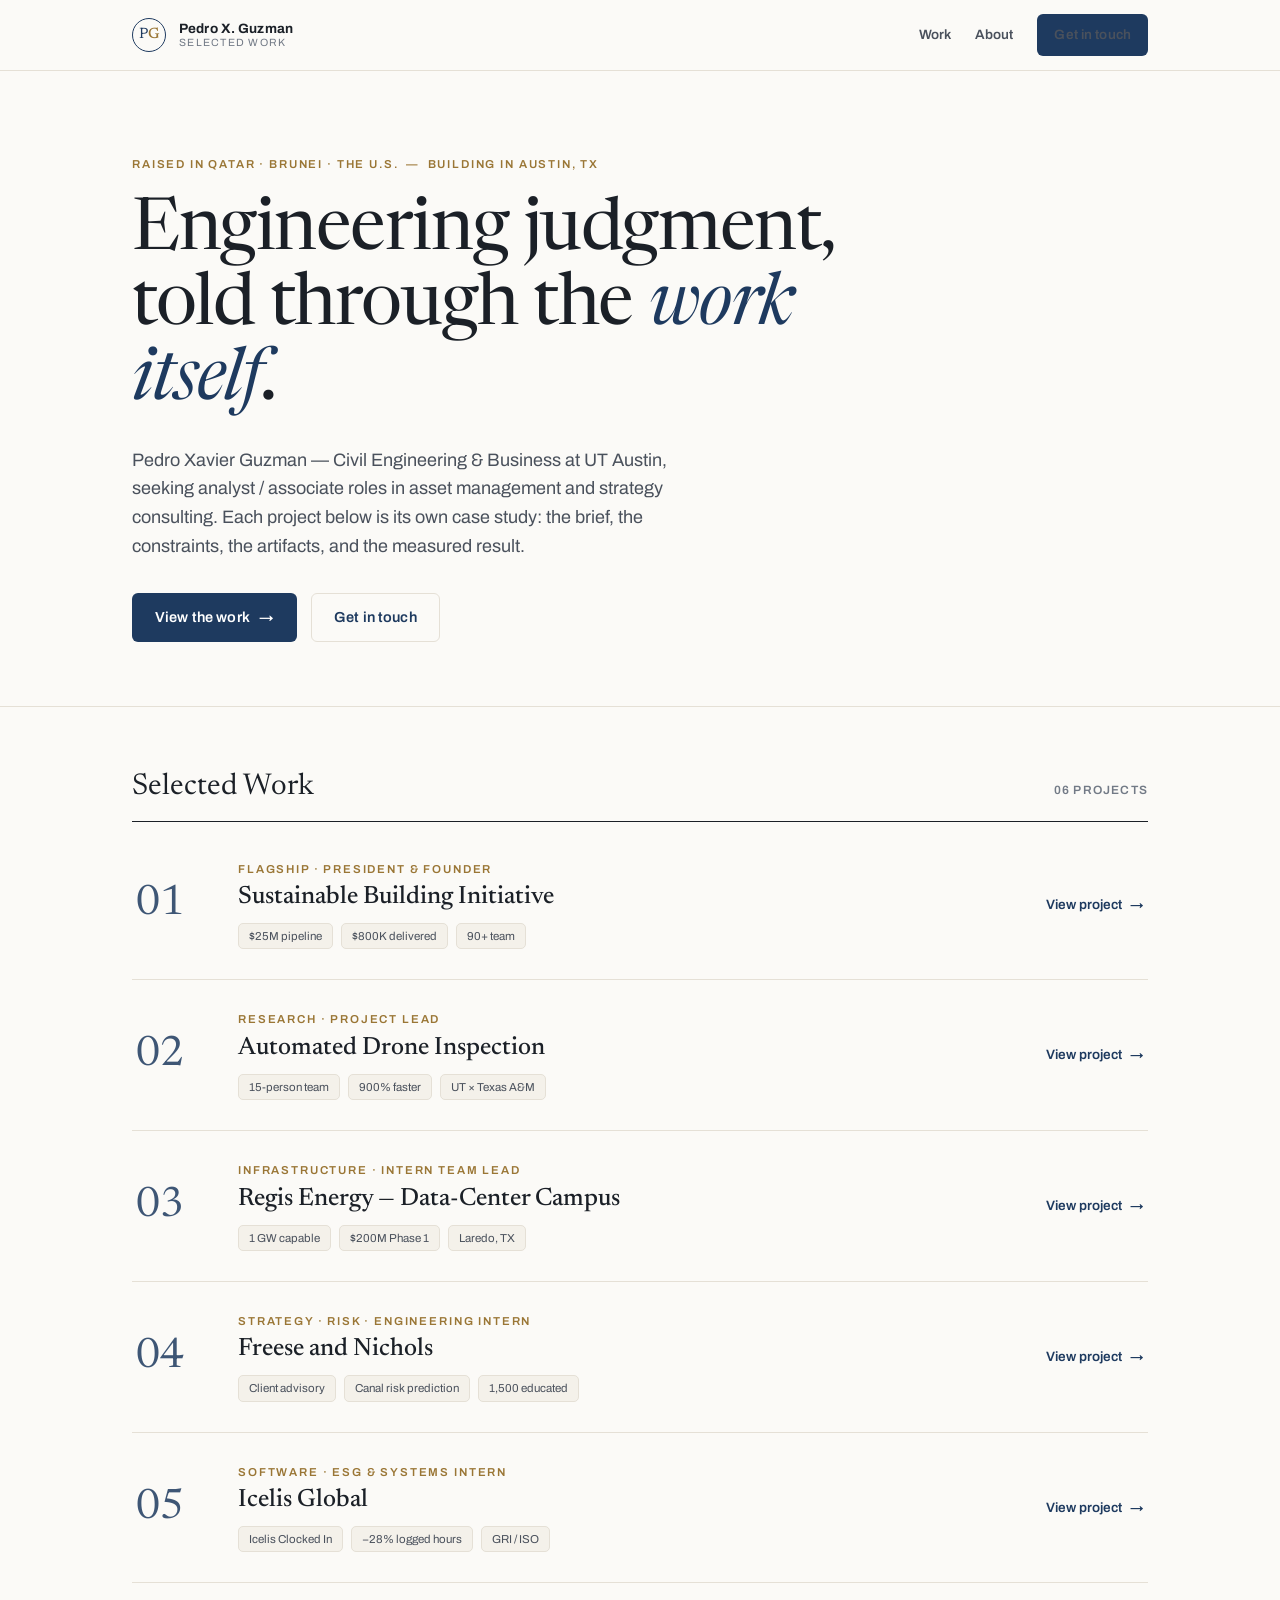
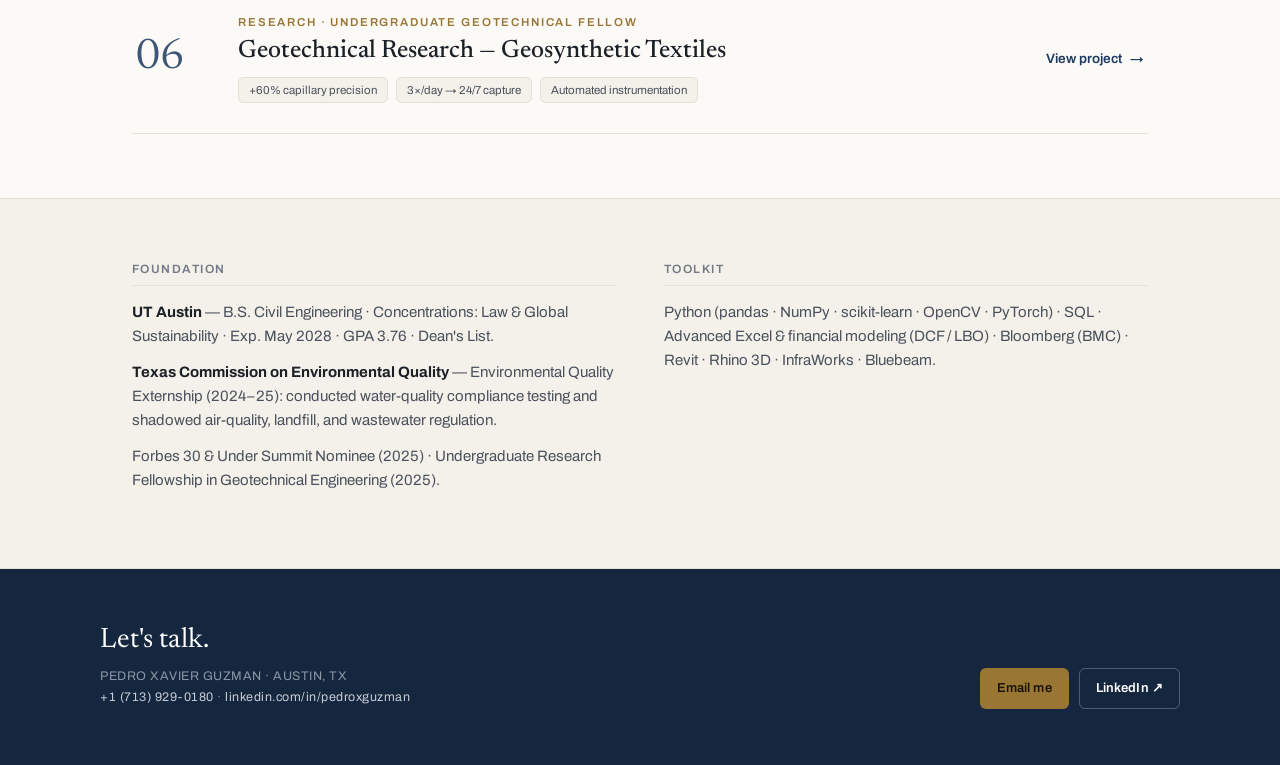
<file: index.html>
<!DOCTYPE html>
<html lang="en">
<head>
<meta charset="utf-8">
<meta name="viewport" content="width=device-width, initial-scale=1">
<title>Pedro Xavier Guzman — Civil Engineering &amp; Business</title>
<meta name="description" content="Pedro Xavier Guzman — Civil Engineering &amp; Business at UT Austin. Selected work across sustainable construction, infrastructure, risk, and research.">
<link rel="preconnect" href="https://fonts.googleapis.com">
<link rel="preconnect" href="https://fonts.gstatic.com" crossorigin>
<link href="https://fonts.googleapis.com/css2?family=Archivo:wght@400;500;600;700&family=Newsreader:ital,wght@0,400;0,500;1,400;1,500&display=swap" rel="stylesheet">
<link rel="stylesheet" href="styles.css">
</head>
<body>

<!-- ===== Header ===== -->
<header class="site-header">
  <div class="wrap site-header__inner">
    <a class="brand" href="index.html">
      <span class="brand__mark">P<b>G</b></span>
      <span class="brand__name">
        <strong>Pedro X. Guzman</strong>
        <span>Selected Work</span>
      </span>
    </a>
    <nav class="nav">
      <a class="nav-hide" href="#work">Work</a>
      <a class="nav-hide" href="#about">About</a>
      <a class="btn btn--primary btn--sm" href="#contact">Get in touch</a>
    </nav>
  </div>
</header>

<!-- ===== Hero ===== -->
<section class="hero">
  <div class="wrap">
    <div class="eyebrow">Raised in Qatar · Brunei · the U.S.&nbsp;&nbsp;—&nbsp;&nbsp;Building in Austin, TX</div>
    <h1>Engineering judgment, told through the <em>work itself</em>.</h1>
    <p class="lede">Pedro Xavier Guzman — Civil Engineering &amp; Business at UT Austin, seeking analyst / associate roles in asset management and strategy consulting. Each project below is its own case study: the brief, the constraints, the artifacts, and the measured result.</p>
    <div class="hero__cta">
      <a class="btn btn--primary" href="#work">View the work <span class="arrow">→</span></a>
      <a class="btn btn--ghost" href="#contact">Get in touch</a>
    </div>
  </div>
</section>

<!-- ===== Work / project list ===== -->
<section class="section" id="work">
  <div class="wrap">
    <div class="section-head">
      <h2>Selected Work</h2>
      <span class="count">06 Projects</span>
    </div>

    <div class="project-list">

      <a class="project-card reveal" href="sbi.html">
        <div class="project-card__num">01</div>
        <div>
          <div class="eyebrow project-card__role">Flagship · President &amp; Founder</div>
          <h3>Sustainable Building Initiative</h3>
          <div class="tags">
            <span class="tag">$25M pipeline</span>
            <span class="tag">$800K delivered</span>
            <span class="tag">90+ team</span>
          </div>
        </div>
        <span class="view">View project <span class="arrow">→</span></span>
      </a>

      <a class="project-card reveal" href="drone.html">
        <div class="project-card__num">02</div>
        <div>
          <div class="eyebrow project-card__role">Research · Project Lead</div>
          <h3>Automated Drone Inspection</h3>
          <div class="tags">
            <span class="tag">15-person team</span>
            <span class="tag">900% faster</span>
            <span class="tag">UT × Texas A&amp;M</span>
          </div>
        </div>
        <span class="view">View project <span class="arrow">→</span></span>
      </a>

      <a class="project-card reveal" href="regis.html">
        <div class="project-card__num">03</div>
        <div>
          <div class="eyebrow project-card__role">Infrastructure · Intern Team Lead</div>
          <h3>Regis Energy — Data-Center Campus</h3>
          <div class="tags">
            <span class="tag">1 GW capable</span>
            <span class="tag">$200M Phase 1</span>
            <span class="tag">Laredo, TX</span>
          </div>
        </div>
        <span class="view">View project <span class="arrow">→</span></span>
      </a>

      <a class="project-card reveal" href="fni.html">
        <div class="project-card__num">04</div>
        <div>
          <div class="eyebrow project-card__role">Strategy · Risk · Engineering Intern</div>
          <h3>Freese and Nichols</h3>
          <div class="tags">
            <span class="tag">Client advisory</span>
            <span class="tag">Canal risk prediction</span>
            <span class="tag">1,500 educated</span>
          </div>
        </div>
        <span class="view">View project <span class="arrow">→</span></span>
      </a>

      <a class="project-card reveal" href="icelis.html">
        <div class="project-card__num">05</div>
        <div>
          <div class="eyebrow project-card__role">Software · ESG &amp; Systems Intern</div>
          <h3>Icelis Global</h3>
          <div class="tags">
            <span class="tag">Icelis Clocked In</span>
            <span class="tag">−28% logged hours</span>
            <span class="tag">GRI / ISO</span>
          </div>
        </div>
        <span class="view">View project <span class="arrow">→</span></span>
      </a>

      <a class="project-card reveal" href="research.html">
        <div class="project-card__num">06</div>
        <div>
          <div class="eyebrow project-card__role">Research · Undergraduate Geotechnical Fellow</div>
          <h3>Geotechnical Research — Geosynthetic Textiles</h3>
          <div class="tags">
            <span class="tag">+60% capillary precision</span>
            <span class="tag">3×/day → 24/7 capture</span>
            <span class="tag">Automated instrumentation</span>
          </div>
        </div>
        <span class="view">View project <span class="arrow">→</span></span>
      </a>

    </div>
  </div>
</section>

<!-- ===== About / credentials ===== -->
<section class="section section--alt" id="about">
  <div class="wrap cols-2">
    <div class="cred">
      <h4>Foundation</h4>
      <p><strong>UT Austin</strong> — B.S. Civil Engineering · Concentrations: Law &amp; Global Sustainability · Exp. May 2028 · GPA 3.76 · Dean's List.</p>
      <p><strong>Texas Commission on Environmental Quality</strong> — Environmental Quality Externship (2024–25): conducted water-quality compliance testing and shadowed air-quality, landfill, and wastewater regulation.</p>
      <p>Forbes 30 &amp; Under Summit Nominee (2025) · Undergraduate Research Fellowship in Geotechnical Engineering (2025).</p>
    </div>
    <div class="cred">
      <h4>Toolkit</h4>
      <p>Python (pandas · NumPy · scikit-learn · OpenCV · PyTorch) · SQL · Advanced Excel &amp; financial modeling (DCF / LBO) · Bloomberg (BMC) · Revit · Rhino 3D · InfraWorks · Bluebeam.</p>
    </div>
  </div>
</section>

<!-- ===== Footer ===== -->
<footer class="site-footer" id="contact">
  <div class="wrap site-footer__inner">
    <div>
      <h3>Let's talk.</h3>
      <div class="contact">
        PEDRO XAVIER GUZMAN · AUSTIN, TX<br>
        <a href="tel:+17139290180">+1 (713) 929-0180</a> · <a href="https://linkedin.com/in/pedroxguzman" target="_blank" rel="noopener">linkedin.com/in/pedroxguzman</a>
      </div>
    </div>
    <div class="footer-actions">
      <a class="btn btn--primary btn--sm" href="mailto:hello@example.com">Email me</a>
      <a class="btn btn--ghost btn--sm" href="https://linkedin.com/in/pedroxguzman" target="_blank" rel="noopener">LinkedIn ↗</a>
    </div>
  </div>
</footer>

<script src="app.js"></script>
</body>
</html>
</file>
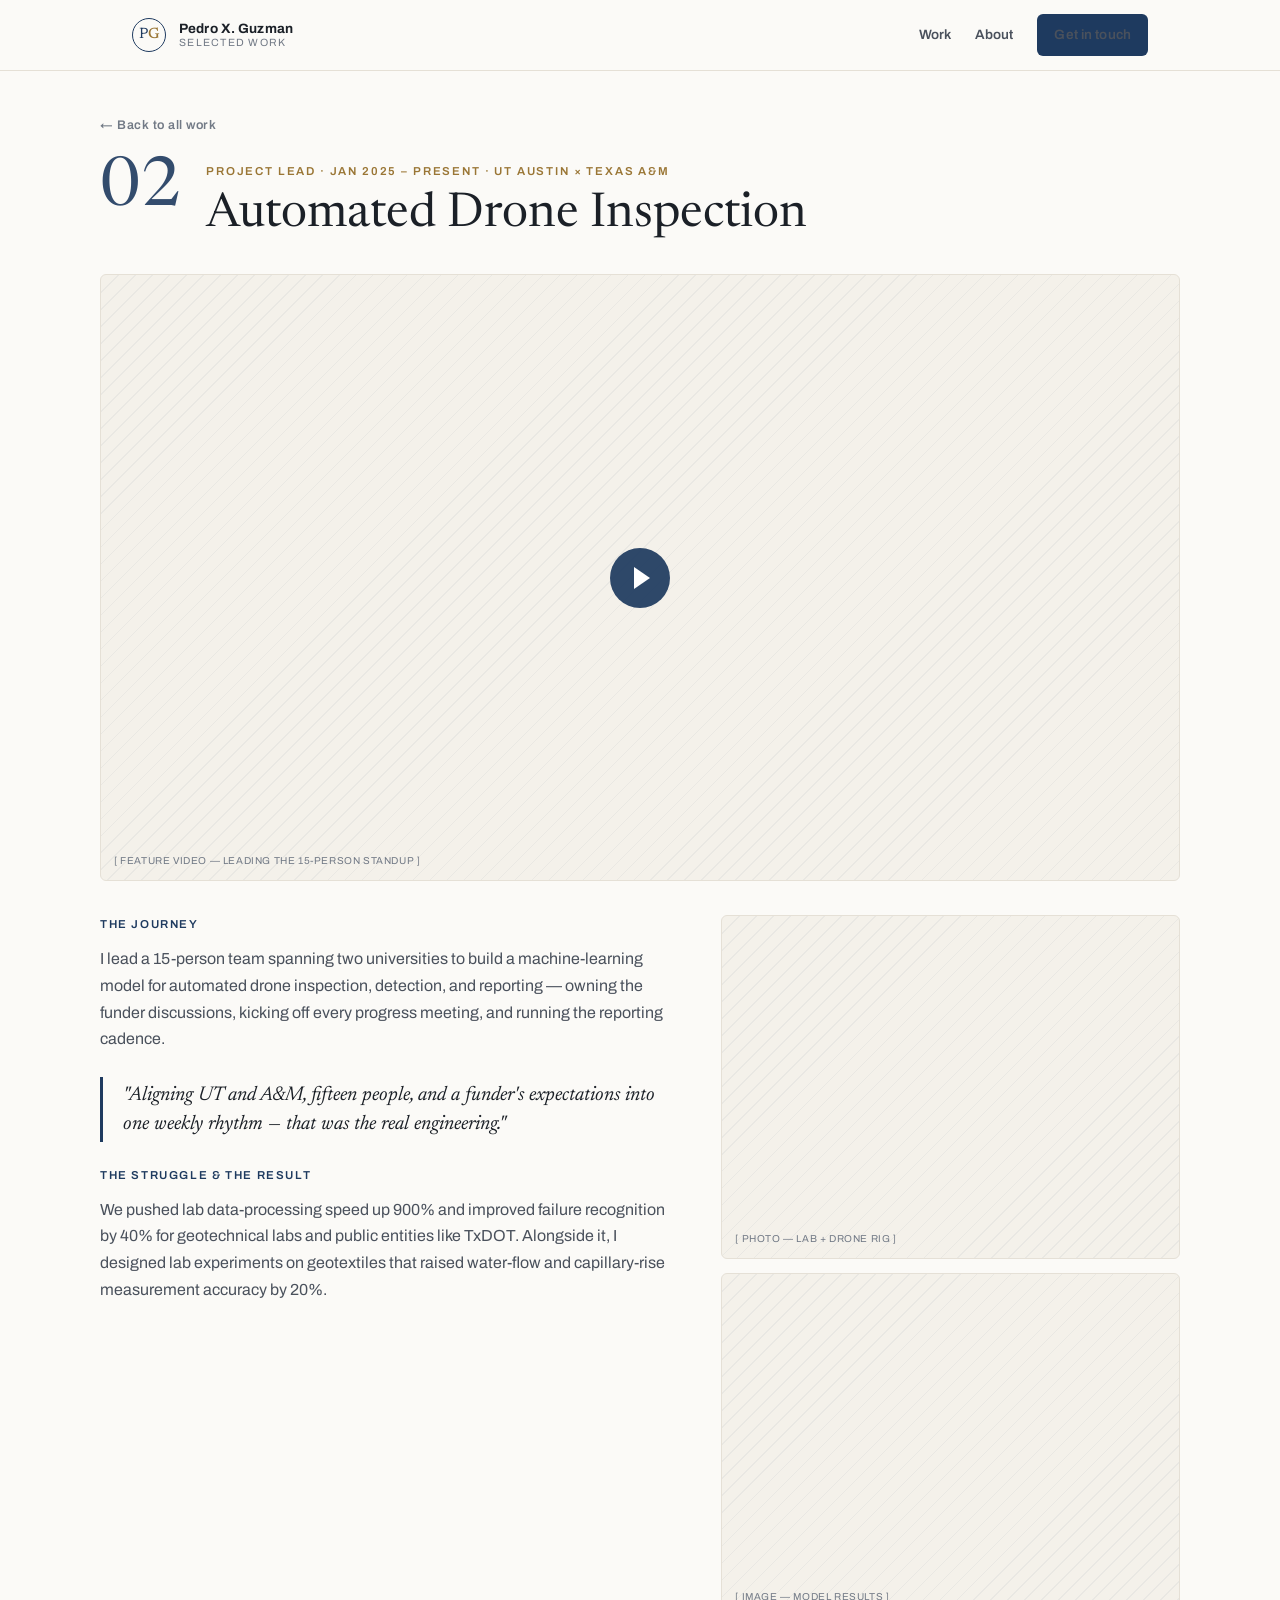
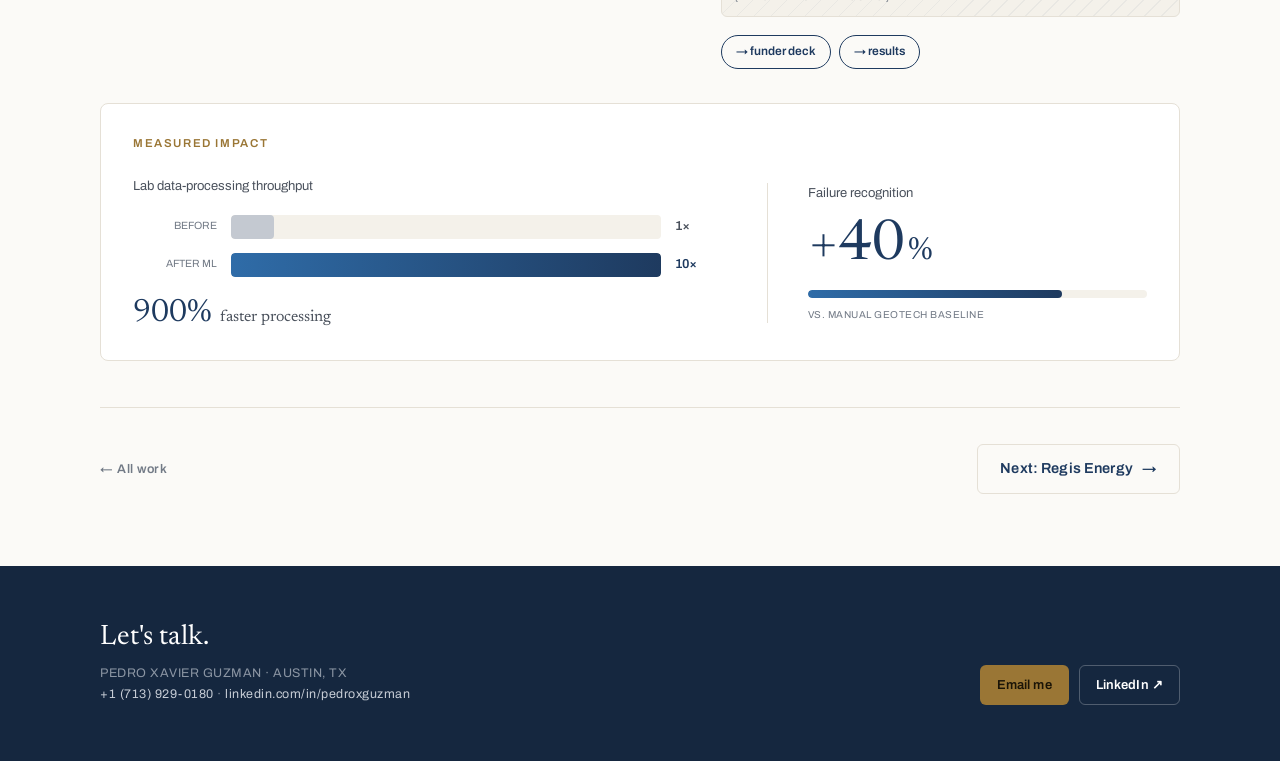
<file: drone.html>
<!DOCTYPE html>
<html lang="en">
<head>
<meta charset="utf-8">
<meta name="viewport" content="width=device-width, initial-scale=1">
<title>Automated Drone Inspection — Pedro Xavier Guzman</title>
<meta name="description" content="Project Lead on a 15-person, two-university ML team building automated drone inspection — 900% faster lab processing, +40% failure recognition.">
<link rel="preconnect" href="https://fonts.googleapis.com">
<link rel="preconnect" href="https://fonts.gstatic.com" crossorigin>
<link href="https://fonts.googleapis.com/css2?family=Archivo:wght@400;500;600;700&family=Newsreader:ital,wght@0,400;0,500;1,400;1,500&display=swap" rel="stylesheet">
<link rel="stylesheet" href="styles.css">
</head>
<body>

<header class="site-header">
  <div class="wrap site-header__inner">
    <a class="brand" href="index.html">
      <span class="brand__mark">P<b>G</b></span>
      <span class="brand__name"><strong>Pedro X. Guzman</strong><span>Selected Work</span></span>
    </a>
    <nav class="nav">
      <a class="nav-hide" href="index.html#work">Work</a>
      <a class="nav-hide" href="index.html#about">About</a>
      <a class="btn btn--primary btn--sm" href="index.html#contact">Get in touch</a>
    </nav>
  </div>
</header>

<div class="wrap proj-top">
  <a class="back-link" href="index.html#work">← Back to all work</a>
  <div class="proj-head">
    <div class="proj-head__num">02</div>
    <div>
      <div class="eyebrow">Project Lead · Jan 2025 – Present · UT Austin × Texas A&amp;M</div>
      <h1>Automated Drone Inspection</h1>
    </div>
  </div>
</div>

<div class="wrap proj-body">

  <div class="media media--feature reveal">
    <span class="media__play"></span>
    <span class="media__cap">[ feature video — leading the 15-person standup ]</span>
  </div>

  <div class="split">
    <div class="prose">
      <span class="label">The Journey</span>
      <p>I lead a 15-person team spanning two universities to build a machine-learning model for automated drone inspection, detection, and reporting — owning the funder discussions, kicking off every progress meeting, and running the reporting cadence.</p>
      <div class="quote">
        <p>"Aligning UT and A&amp;M, fifteen people, and a funder's expectations into one weekly rhythm — that was the real engineering."</p>
      </div>
      <span class="label">The Struggle &amp; The Result</span>
      <p>We pushed lab data-processing speed up 900% and improved failure recognition by 40% for geotechnical labs and public entities like TxDOT. Alongside it, I designed lab experiments on geotextiles that raised water-flow and capillary-rise measurement accuracy by 20%.</p>
    </div>
    <div class="aside">
      <div class="media media--photo reveal"><span class="media__cap">[ photo — lab + drone rig ]</span></div>
      <div class="media media--photo reveal"><span class="media__cap">[ image — model results ]</span></div>
      <div class="doc-links">
        <a class="doc-link" href="#">→ funder deck</a>
        <a class="doc-link" href="#">→ results</a>
      </div>
    </div>
  </div>

  <!-- impact chart -->
  <div class="chart-card reveal">
    <div class="label" style="color:var(--bronze);margin-bottom:24px;">Measured Impact</div>
    <div class="chart-2col">
      <div>
        <div class="muted" style="font-size:13px;margin-bottom:18px;">Lab data-processing throughput</div>
        <div class="bar-row">
          <span class="blab">Before</span>
          <div class="bar-track"><div class="bar-fill" style="width:10%;background:#C4C9D1;"></div></div>
          <span class="bar-val">1×</span>
        </div>
        <div class="bar-row">
          <span class="blab">After ML</span>
          <div class="bar-track"><div class="bar-fill" style="width:100%;background:linear-gradient(90deg,#2F6CA8,#1E3A5F);"></div></div>
          <span class="bar-val" style="color:var(--navy);">10×</span>
        </div>
        <div style="margin-top:20px;font-family:var(--serif);font-size:16px;color:var(--ink-soft);">
          <span class="stat-num" style="font-size:32px;">900%</span> &nbsp;faster processing
        </div>
      </div>
      <div class="chart-divider">
        <div class="muted" style="font-size:13px;margin-bottom:14px;">Failure recognition</div>
        <div style="display:flex;align-items:baseline;gap:3px;">
          <span class="stat-num" style="font-size:56px;">+40</span>
          <span class="stat-num" style="font-size:32px;">%</span>
        </div>
        <div style="margin-top:16px;height:8px;background:var(--surface-alt);border-radius:6px;overflow:hidden;">
          <div style="width:75%;height:100%;background:linear-gradient(90deg,#2F6CA8,#1E3A5F);border-radius:6px;"></div>
        </div>
        <div class="note" style="margin-top:9px;">vs. manual geotech baseline</div>
      </div>
    </div>
  </div>

  <!-- next project -->
  <div class="proj-section proj-section--tight" style="display:flex;justify-content:space-between;align-items:center;gap:16px;flex-wrap:wrap;">
    <a class="back-link" href="index.html#work">← All work</a>
    <a class="btn btn--ghost" href="regis.html">Next: Regis Energy <span class="arrow">→</span></a>
  </div>

</div>

<footer class="site-footer">
  <div class="wrap site-footer__inner">
    <div>
      <h3>Let's talk.</h3>
      <div class="contact">
        PEDRO XAVIER GUZMAN · AUSTIN, TX<br>
        <a href="tel:+17139290180">+1 (713) 929-0180</a> · <a href="https://linkedin.com/in/pedroxguzman" target="_blank" rel="noopener">linkedin.com/in/pedroxguzman</a>
      </div>
    </div>
    <div class="footer-actions">
      <a class="btn btn--primary btn--sm" href="mailto:hello@example.com">Email me</a>
      <a class="btn btn--ghost btn--sm" href="https://linkedin.com/in/pedroxguzman" target="_blank" rel="noopener">LinkedIn ↗</a>
    </div>
  </div>
</footer>

<script src="app.js"></script>
</body>
</html>
</file>
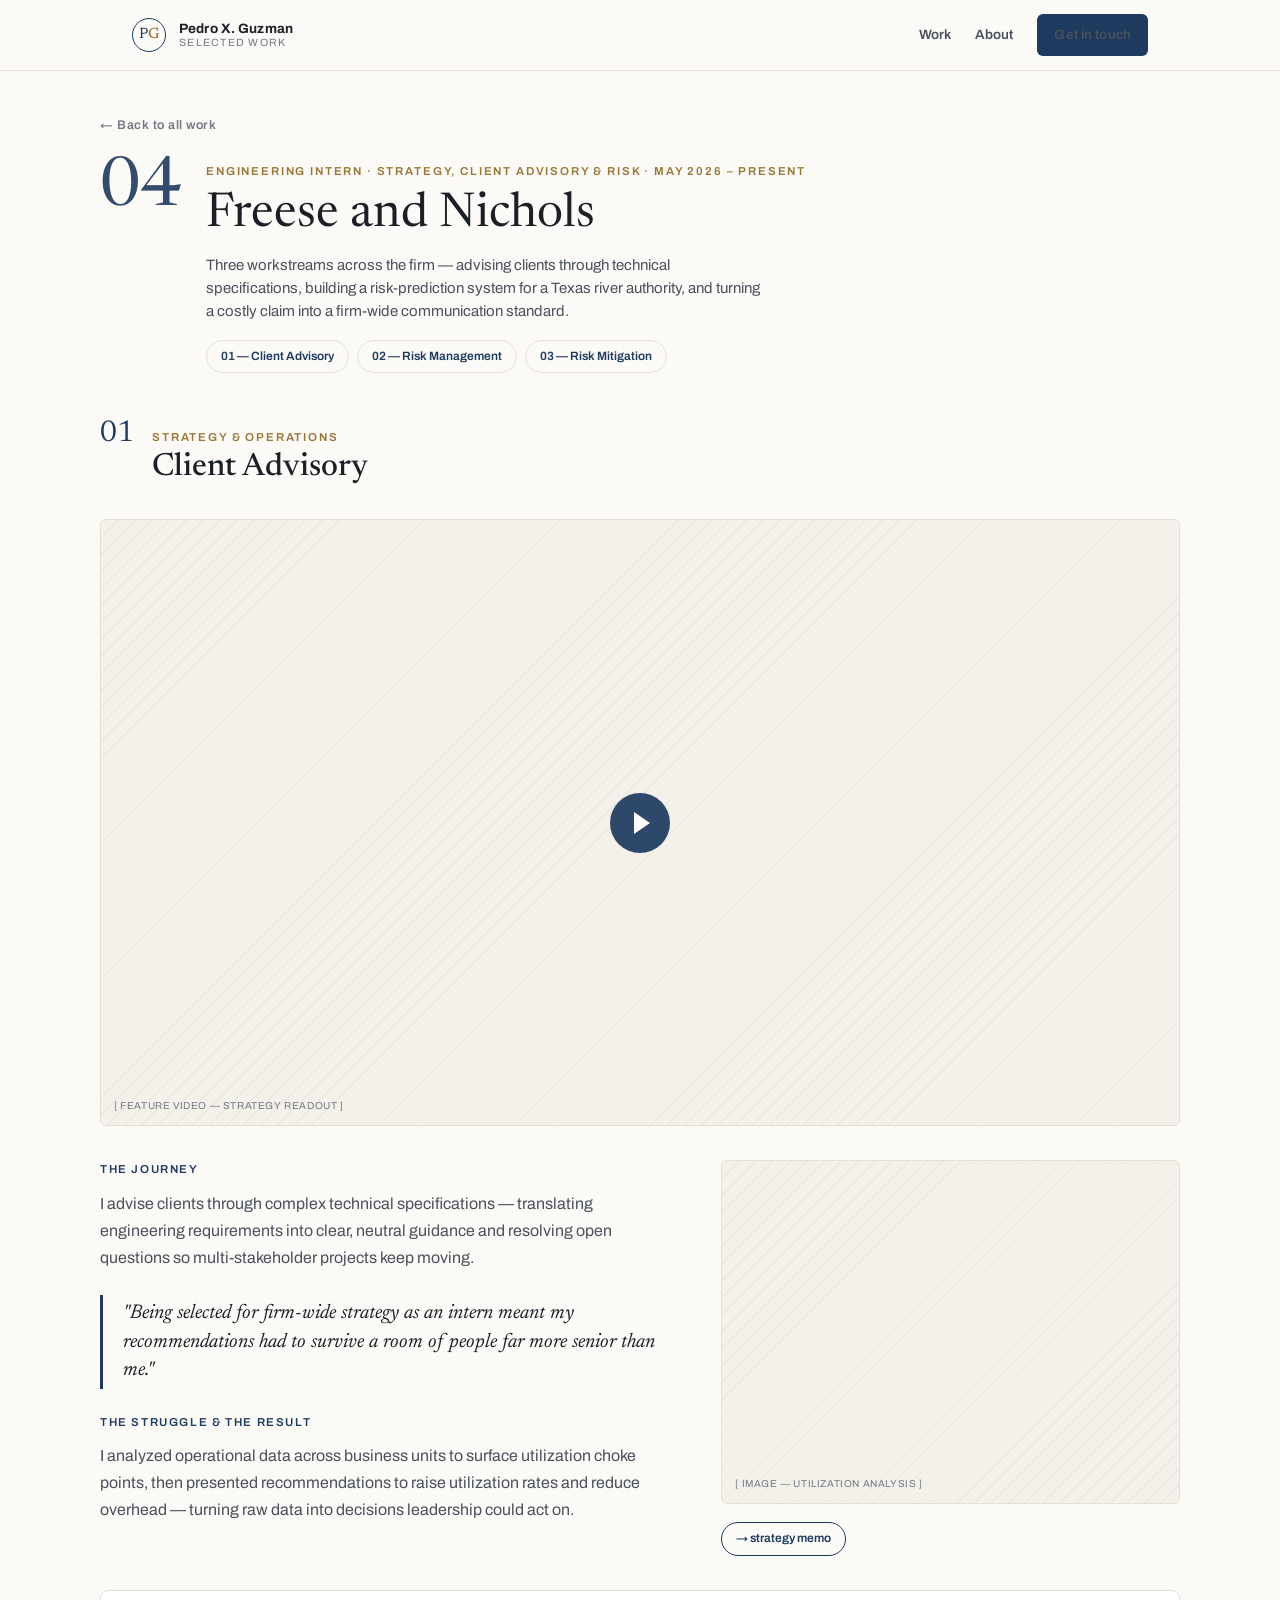
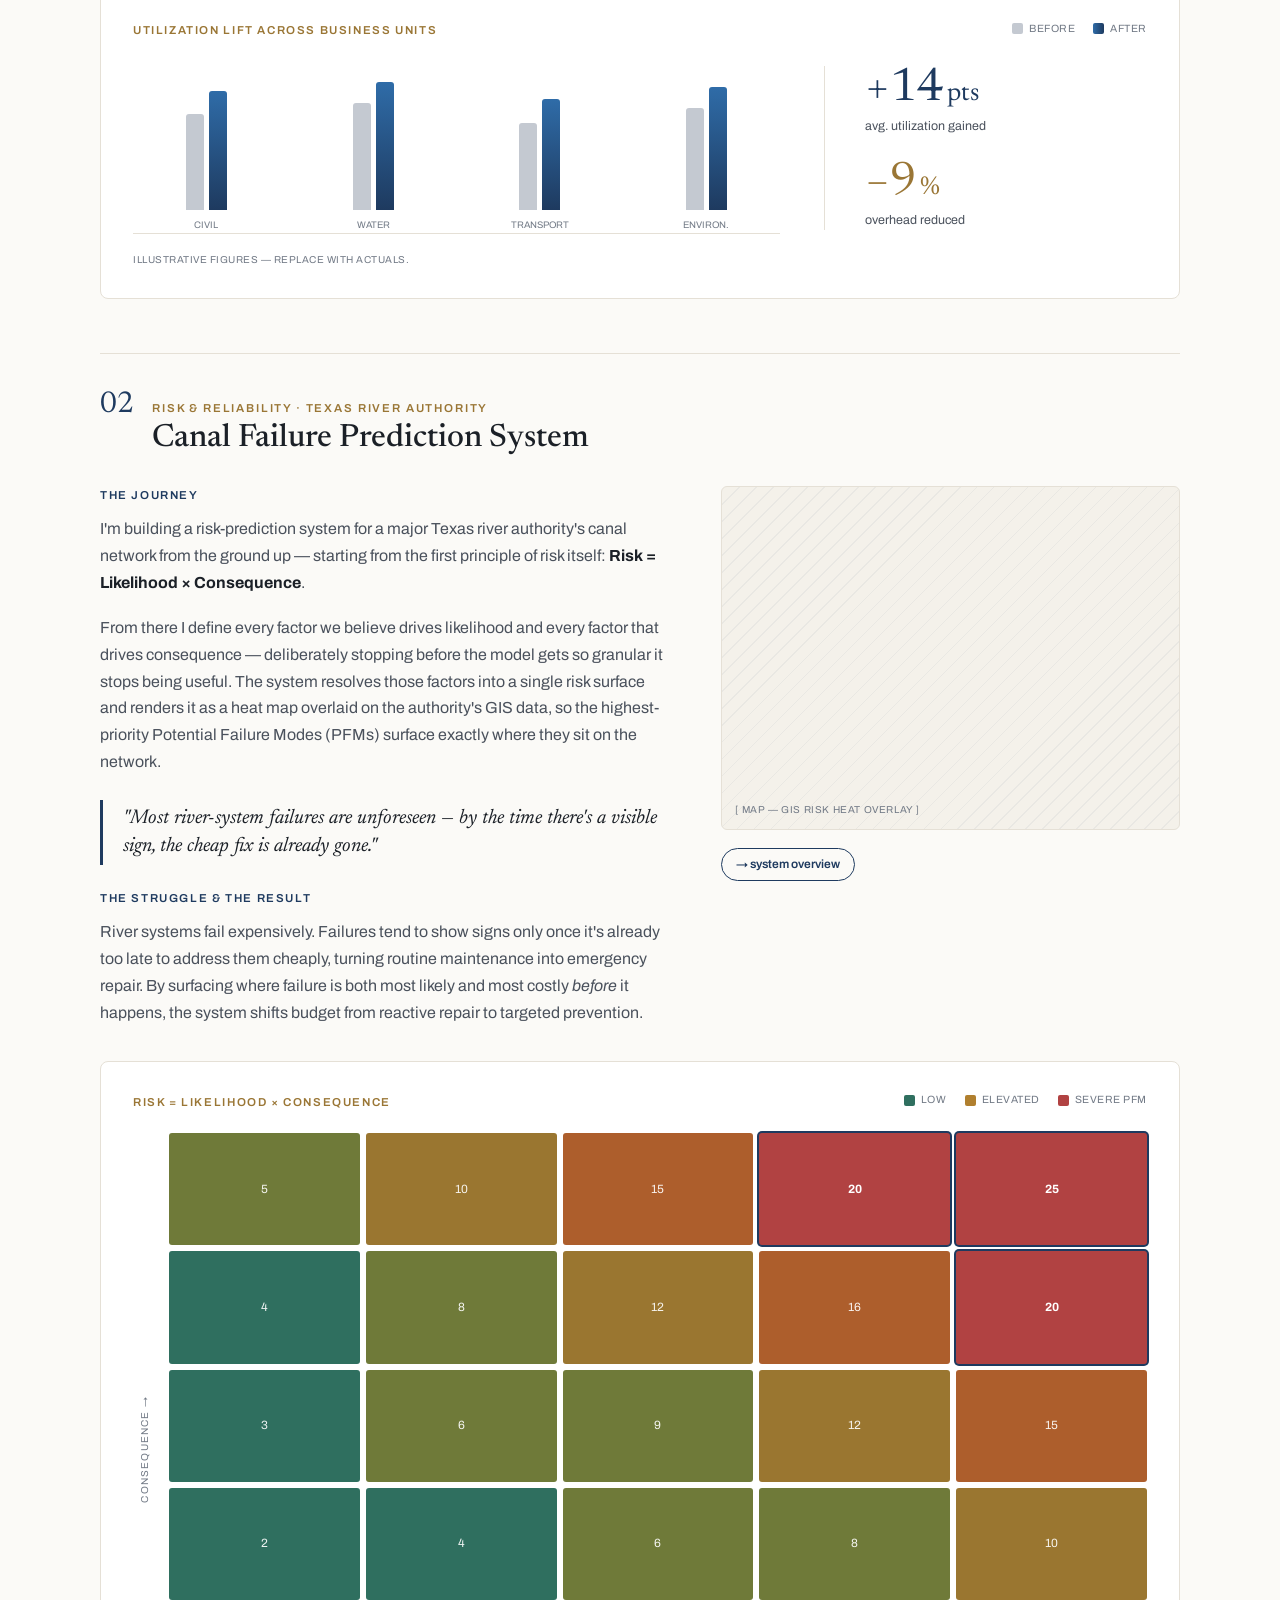
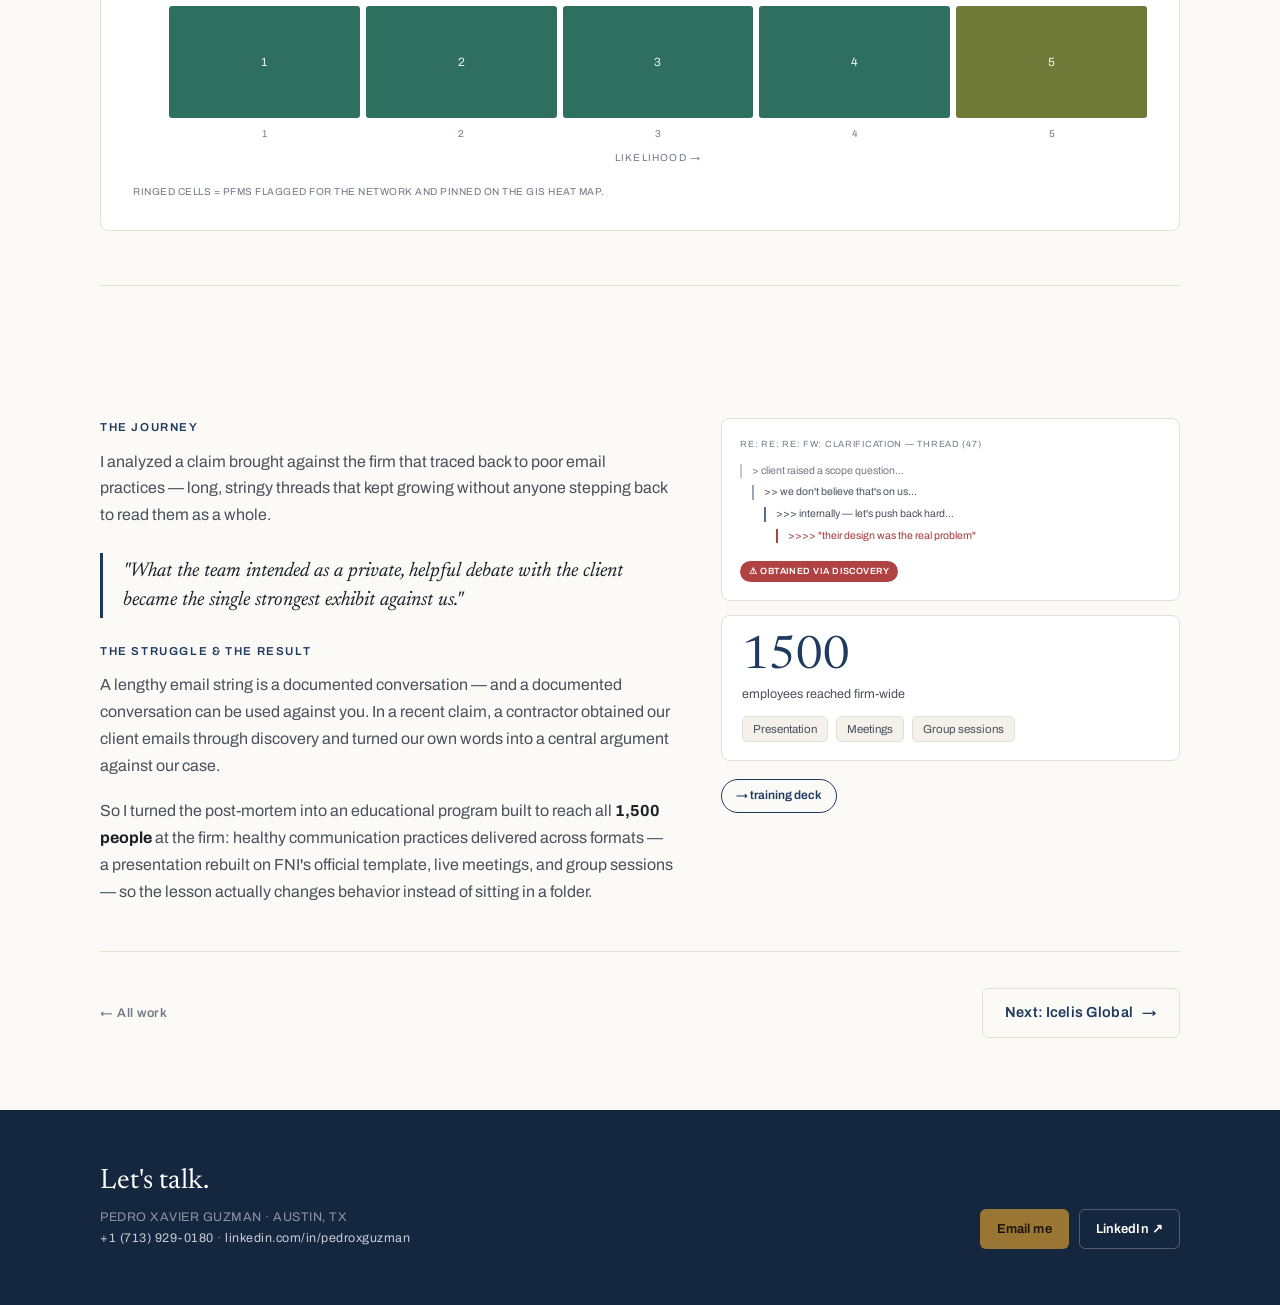
<file: fni.html>
<!DOCTYPE html>
<html lang="en">
<head>
<meta charset="utf-8">
<meta name="viewport" content="width=device-width, initial-scale=1">
<title>Freese and Nichols — Pedro Xavier Guzman</title>
<meta name="description" content="Engineering Intern across strategy, client advisory, and risk at Freese and Nichols — utilization analysis, a canal failure-prediction system, and a firm-wide communication standard reaching 1,500 people.">
<link rel="preconnect" href="https://fonts.googleapis.com">
<link rel="preconnect" href="https://fonts.gstatic.com" crossorigin>
<link href="https://fonts.googleapis.com/css2?family=Archivo:wght@400;500;600;700&family=Newsreader:ital,wght@0,400;0,500;1,400;1,500&display=swap" rel="stylesheet">
<link rel="stylesheet" href="styles.css">
</head>
<body>

<header class="site-header">
  <div class="wrap site-header__inner">
    <a class="brand" href="index.html">
      <span class="brand__mark">P<b>G</b></span>
      <span class="brand__name"><strong>Pedro X. Guzman</strong><span>Selected Work</span></span>
    </a>
    <nav class="nav">
      <a class="nav-hide" href="index.html#work">Work</a>
      <a class="nav-hide" href="index.html#about">About</a>
      <a class="btn btn--primary btn--sm" href="index.html#contact">Get in touch</a>
    </nav>
  </div>
</header>

<div class="wrap proj-top">
  <a class="back-link" href="index.html#work">← Back to all work</a>
  <div class="proj-head">
    <div class="proj-head__num">04</div>
    <div>
      <div class="eyebrow">Engineering Intern · Strategy, Client Advisory &amp; Risk · May 2026 – Present</div>
      <h1>Freese and Nichols</h1>
      <p class="sub">Three workstreams across the firm — advising clients through technical specifications, building a risk-prediction system for a Texas river authority, and turning a costly claim into a firm-wide communication standard.</p>
      <div class="proj-jump">
        <a href="#advisory">01 — Client Advisory</a>
        <a href="#risk-mgmt">02 — Risk Management</a>
        <a href="#risk-mit">03 — Risk Mitigation</a>
      </div>
    </div>
  </div>
</div>

<div class="wrap proj-body">

  <!-- 01 Client Advisory -->
  <div class="subhead reveal" id="advisory" style="margin-top:46px;">
    <span class="subhead__num">01</span>
    <div>
      <div class="eyebrow">Strategy &amp; Operations</div>
      <h3>Client Advisory</h3>
    </div>
  </div>

  <div class="media media--feature reveal">
    <span class="media__play"></span>
    <span class="media__cap">[ feature video — strategy readout ]</span>
  </div>

  <div class="split">
    <div class="prose">
      <span class="label">The Journey</span>
      <p>I advise clients through complex technical specifications — translating engineering requirements into clear, neutral guidance and resolving open questions so multi-stakeholder projects keep moving.</p>
      <div class="quote">
        <p>"Being selected for firm-wide strategy as an intern meant my recommendations had to survive a room of people far more senior than me."</p>
      </div>
      <span class="label">The Struggle &amp; The Result</span>
      <p>I analyzed operational data across business units to surface utilization choke points, then presented recommendations to raise utilization rates and reduce overhead — turning raw data into decisions leadership could act on.</p>
    </div>
    <div class="aside">
      <div class="media media--photo reveal"><span class="media__cap">[ image — utilization analysis ]</span></div>
      <div class="doc-links">
        <a class="doc-link" href="#">→ strategy memo</a>
      </div>
    </div>
  </div>

  <!-- utilization chart -->
  <div class="chart-card reveal">
    <div class="chart-card__title">
      <div class="label" style="color:var(--bronze);">Utilization Lift Across Business Units</div>
      <div class="chart-legend">
        <span><span class="swatch" style="background:#C4C9D1;"></span>Before</span>
        <span><span class="swatch" style="background:linear-gradient(90deg,#2F6CA8,#1E3A5F);"></span>After</span>
      </div>
    </div>
    <div class="chart-2col" style="grid-template-columns:2fr 1fr;">
      <div>
        <div style="display:flex;align-items:flex-end;justify-content:space-between;gap:20px;height:172px;border-bottom:1px solid var(--line);">
          <div style="display:flex;flex-direction:column;align-items:center;gap:8px;flex:1;"><div style="display:flex;align-items:flex-end;gap:5px;height:150px;"><div style="width:18px;height:64%;background:#C4C9D1;border-radius:3px 3px 0 0;"></div><div style="width:18px;height:79%;background:linear-gradient(180deg,#2F6CA8,#1E3A5F);border-radius:3px 3px 0 0;"></div></div><span class="faint" style="font-size:9.5px;text-transform:uppercase;">Civil</span></div>
          <div style="display:flex;flex-direction:column;align-items:center;gap:8px;flex:1;"><div style="display:flex;align-items:flex-end;gap:5px;height:150px;"><div style="width:18px;height:71%;background:#C4C9D1;border-radius:3px 3px 0 0;"></div><div style="width:18px;height:85%;background:linear-gradient(180deg,#2F6CA8,#1E3A5F);border-radius:3px 3px 0 0;"></div></div><span class="faint" style="font-size:9.5px;text-transform:uppercase;">Water</span></div>
          <div style="display:flex;flex-direction:column;align-items:center;gap:8px;flex:1;"><div style="display:flex;align-items:flex-end;gap:5px;height:150px;"><div style="width:18px;height:58%;background:#C4C9D1;border-radius:3px 3px 0 0;"></div><div style="width:18px;height:74%;background:linear-gradient(180deg,#2F6CA8,#1E3A5F);border-radius:3px 3px 0 0;"></div></div><span class="faint" style="font-size:9.5px;text-transform:uppercase;">Transport</span></div>
          <div style="display:flex;flex-direction:column;align-items:center;gap:8px;flex:1;"><div style="display:flex;align-items:flex-end;gap:5px;height:150px;"><div style="width:18px;height:68%;background:#C4C9D1;border-radius:3px 3px 0 0;"></div><div style="width:18px;height:82%;background:linear-gradient(180deg,#2F6CA8,#1E3A5F);border-radius:3px 3px 0 0;"></div></div><span class="faint" style="font-size:9.5px;text-transform:uppercase;">Environ.</span></div>
        </div>
      </div>
      <div class="chart-divider" style="display:flex;flex-direction:column;gap:24px;">
        <div>
          <div style="display:flex;align-items:baseline;gap:3px;"><span class="stat-num" style="font-size:46px;">+14</span><span class="stat-num" style="font-size:26px;">pts</span></div>
          <div class="muted" style="font-size:12.5px;margin-top:4px;">avg. utilization gained</div>
        </div>
        <div>
          <div style="display:flex;align-items:baseline;gap:3px;"><span class="stat-num" style="font-size:46px;color:var(--bronze);">−9</span><span class="stat-num" style="font-size:26px;color:var(--bronze);">%</span></div>
          <div class="muted" style="font-size:12.5px;margin-top:4px;">overhead reduced</div>
        </div>
      </div>
    </div>
    <div class="note">Illustrative figures — replace with actuals.</div>
  </div>

  <!-- 02 Risk Management -->
  <div class="proj-section">
    <div class="subhead reveal" id="risk-mgmt">
      <span class="subhead__num">02</span>
      <div>
        <div class="eyebrow">Risk &amp; Reliability · Texas River Authority</div>
        <h3>Canal Failure Prediction System</h3>
      </div>
    </div>

    <div class="split" style="margin-top:30px;">
      <div class="prose">
        <span class="label">The Journey</span>
        <p>I'm building a risk-prediction system for a major Texas river authority's canal network from the ground up — starting from the first principle of risk itself: <strong>Risk = Likelihood × Consequence</strong>.</p>
        <p>From there I define every factor we believe drives likelihood and every factor that drives consequence — deliberately stopping before the model gets so granular it stops being useful. The system resolves those factors into a single risk surface and renders it as a heat map overlaid on the authority's GIS data, so the highest-priority Potential Failure Modes (PFMs) surface exactly where they sit on the network.</p>
        <div class="quote">
          <p>"Most river-system failures are unforeseen — by the time there's a visible sign, the cheap fix is already gone."</p>
        </div>
        <span class="label">The Struggle &amp; The Result</span>
        <p>River systems fail expensively. Failures tend to show signs only once it's already too late to address them cheaply, turning routine maintenance into emergency repair. By surfacing where failure is both most likely and most costly <em>before</em> it happens, the system shifts budget from reactive repair to targeted prevention.</p>
      </div>
      <div class="aside">
        <div class="media media--photo reveal"><span class="media__cap">[ map — GIS risk heat overlay ]</span></div>
        <div class="doc-links">
          <a class="doc-link" href="#">→ system overview</a>
        </div>
      </div>
    </div>

    <!-- risk matrix -->
    <div class="chart-card reveal">
      <div class="chart-card__title">
        <div class="label" style="color:var(--bronze);">Risk = Likelihood × Consequence</div>
        <div class="chart-legend">
          <span><span class="swatch" style="background:#2f6f5f;"></span>Low</span>
          <span><span class="swatch" style="background:#b07f2e;"></span>Elevated</span>
          <span><span class="swatch" style="background:#b14242;"></span>Severe PFM</span>
        </div>
      </div>
      <div style="display:grid;grid-template-columns:24px 1fr;gap:12px;align-items:stretch;">
        <div style="display:flex;align-items:center;justify-content:center;"><span style="writing-mode:vertical-rl;transform:rotate(180deg);font-size:10px;color:var(--ink-faint);letter-spacing:0.12em;text-transform:uppercase;">Consequence →</span></div>
        <div>
          <div style="display:grid;grid-template-columns:repeat(5,1fr);gap:6px;" class="rm">
            <div class="cell" style="background:#6f7a39;">5</div>
            <div class="cell" style="background:#9a7630;">10</div>
            <div class="cell" style="background:#ad5e2c;">15</div>
            <div class="cell ring">20</div>
            <div class="cell ring">25</div>

            <div class="cell" style="background:#2f6f5f;">4</div>
            <div class="cell" style="background:#6f7a39;">8</div>
            <div class="cell" style="background:#9a7630;">12</div>
            <div class="cell" style="background:#ad5e2c;">16</div>
            <div class="cell ring">20</div>

            <div class="cell" style="background:#2f6f5f;">3</div>
            <div class="cell" style="background:#6f7a39;">6</div>
            <div class="cell" style="background:#6f7a39;">9</div>
            <div class="cell" style="background:#9a7630;">12</div>
            <div class="cell" style="background:#ad5e2c;">15</div>

            <div class="cell" style="background:#2f6f5f;">2</div>
            <div class="cell" style="background:#2f6f5f;">4</div>
            <div class="cell" style="background:#6f7a39;">6</div>
            <div class="cell" style="background:#6f7a39;">8</div>
            <div class="cell" style="background:#9a7630;">10</div>

            <div class="cell" style="background:#2f6f5f;">1</div>
            <div class="cell" style="background:#2f6f5f;">2</div>
            <div class="cell" style="background:#2f6f5f;">3</div>
            <div class="cell" style="background:#2f6f5f;">4</div>
            <div class="cell" style="background:#6f7a39;">5</div>
          </div>
          <div style="display:grid;grid-template-columns:repeat(5,1fr);gap:6px;margin-top:8px;">
            <span class="rm-ax">1</span><span class="rm-ax">2</span><span class="rm-ax">3</span><span class="rm-ax">4</span><span class="rm-ax">5</span>
          </div>
          <div style="text-align:center;font-size:10px;color:var(--ink-faint);letter-spacing:0.12em;text-transform:uppercase;margin-top:8px;">Likelihood →</div>
        </div>
      </div>
      <div class="note">Ringed cells = PFMs flagged for the network and pinned on the GIS heat map.</div>
    </div>
  </div>

  <!-- 03 Risk Mitigation -->
  <div class="proj-section">
    <div class="subhead reveal" id="risk-mit">
      <span class="subhead__num">03</span>
      <div>
        <div class="eyebrow">Risk Mitigation · Claims &amp; Communication</div>
        <h3>Email Practices as Legal Liability</h3>
      </div>
    </div>

    <div class="split" style="margin-top:30px;">
      <div class="prose">
        <span class="label">The Journey</span>
        <p>I analyzed a claim brought against the firm that traced back to poor email practices — long, stringy threads that kept growing without anyone stepping back to read them as a whole.</p>
        <div class="quote">
          <p>"What the team intended as a private, helpful debate with the client became the single strongest exhibit against us."</p>
        </div>
        <span class="label">The Struggle &amp; The Result</span>
        <p>A lengthy email string is a documented conversation — and a documented conversation can be used against you. In a recent claim, a contractor obtained our client emails through discovery and turned our own words into a central argument against our case.</p>
        <p>So I turned the post-mortem into an educational program built to reach all <strong>1,500 people</strong> at the firm: healthy communication practices delivered across formats — a presentation rebuilt on FNI's official template, live meetings, and group sessions — so the lesson actually changes behavior instead of sitting in a folder.</p>
      </div>
      <div class="aside">
        <div class="reveal" style="background:var(--surface);border:1px solid var(--line);border-radius:var(--radius);padding:18px;">
          <div class="faint" style="font-size:9px;text-transform:uppercase;letter-spacing:0.08em;margin-bottom:12px;">RE: RE: RE: FW: clarification — thread (47)</div>
          <div style="display:flex;flex-direction:column;gap:7px;font-size:10.5px;line-height:1.4;">
            <div style="border-left:2px solid #C4C9D1;padding-left:10px;color:var(--ink-faint);">&gt; client raised a scope question…</div>
            <div style="border-left:2px solid #9aa6bb;padding-left:10px;margin-left:12px;color:var(--ink-soft);">&gt;&gt; we don't believe that's on us…</div>
            <div style="border-left:2px solid #5b6f8c;padding-left:10px;margin-left:24px;color:var(--ink-soft);">&gt;&gt;&gt; internally — let's push back hard…</div>
            <div style="border-left:2px solid #b14242;padding-left:10px;margin-left:36px;color:#a13a3a;">&gt;&gt;&gt;&gt; "their design was the real problem"</div>
          </div>
          <div style="margin-top:13px;"><span style="display:inline-block;background:#b14242;color:#fff;font-size:9px;padding:3px 9px;border-radius:30px;text-transform:uppercase;letter-spacing:0.05em;font-weight:600;">⚠ obtained via discovery</span></div>
        </div>
        <div class="reveal" style="background:var(--surface);border:1px solid var(--line);border-radius:var(--radius);padding:18px 20px;">
          <div style="display:flex;align-items:baseline;gap:3px;"><span class="stat-num" style="font-size:46px;">1500</span></div>
          <div class="muted" style="font-size:12.5px;margin-top:4px;">employees reached firm-wide</div>
          <div class="tags" style="margin-top:12px;">
            <span class="tag">Presentation</span>
            <span class="tag">Meetings</span>
            <span class="tag">Group sessions</span>
          </div>
        </div>
        <div class="doc-links">
          <a class="doc-link" href="#">→ training deck</a>
        </div>
      </div>
    </div>
  </div>

  <!-- next project -->
  <div class="proj-section proj-section--tight" style="display:flex;justify-content:space-between;align-items:center;gap:16px;flex-wrap:wrap;">
    <a class="back-link" href="index.html#work">← All work</a>
    <a class="btn btn--ghost" href="icelis.html">Next: Icelis Global <span class="arrow">→</span></a>
  </div>

</div>

<footer class="site-footer">
  <div class="wrap site-footer__inner">
    <div>
      <h3>Let's talk.</h3>
      <div class="contact">
        PEDRO XAVIER GUZMAN · AUSTIN, TX<br>
        <a href="tel:+17139290180">+1 (713) 929-0180</a> · <a href="https://linkedin.com/in/pedroxguzman" target="_blank" rel="noopener">linkedin.com/in/pedroxguzman</a>
      </div>
    </div>
    <div class="footer-actions">
      <a class="btn btn--primary btn--sm" href="mailto:hello@example.com">Email me</a>
      <a class="btn btn--ghost btn--sm" href="https://linkedin.com/in/pedroxguzman" target="_blank" rel="noopener">LinkedIn ↗</a>
    </div>
  </div>
</footer>

<style>
  .rm .cell{aspect-ratio:1.7/1;border-radius:3px;display:flex;align-items:center;justify-content:center;
    font-size:12px;color:rgba(255,255,255,0.92);font-family:var(--sans);}
  .rm .cell.ring{background:#b14242;font-weight:700;color:#fff;box-shadow:0 0 0 2px var(--navy);}
  .rm-ax{text-align:center;font-size:10px;color:var(--ink-faint);}
</style>

<script src="app.js"></script>
</body>
</html>
</file>
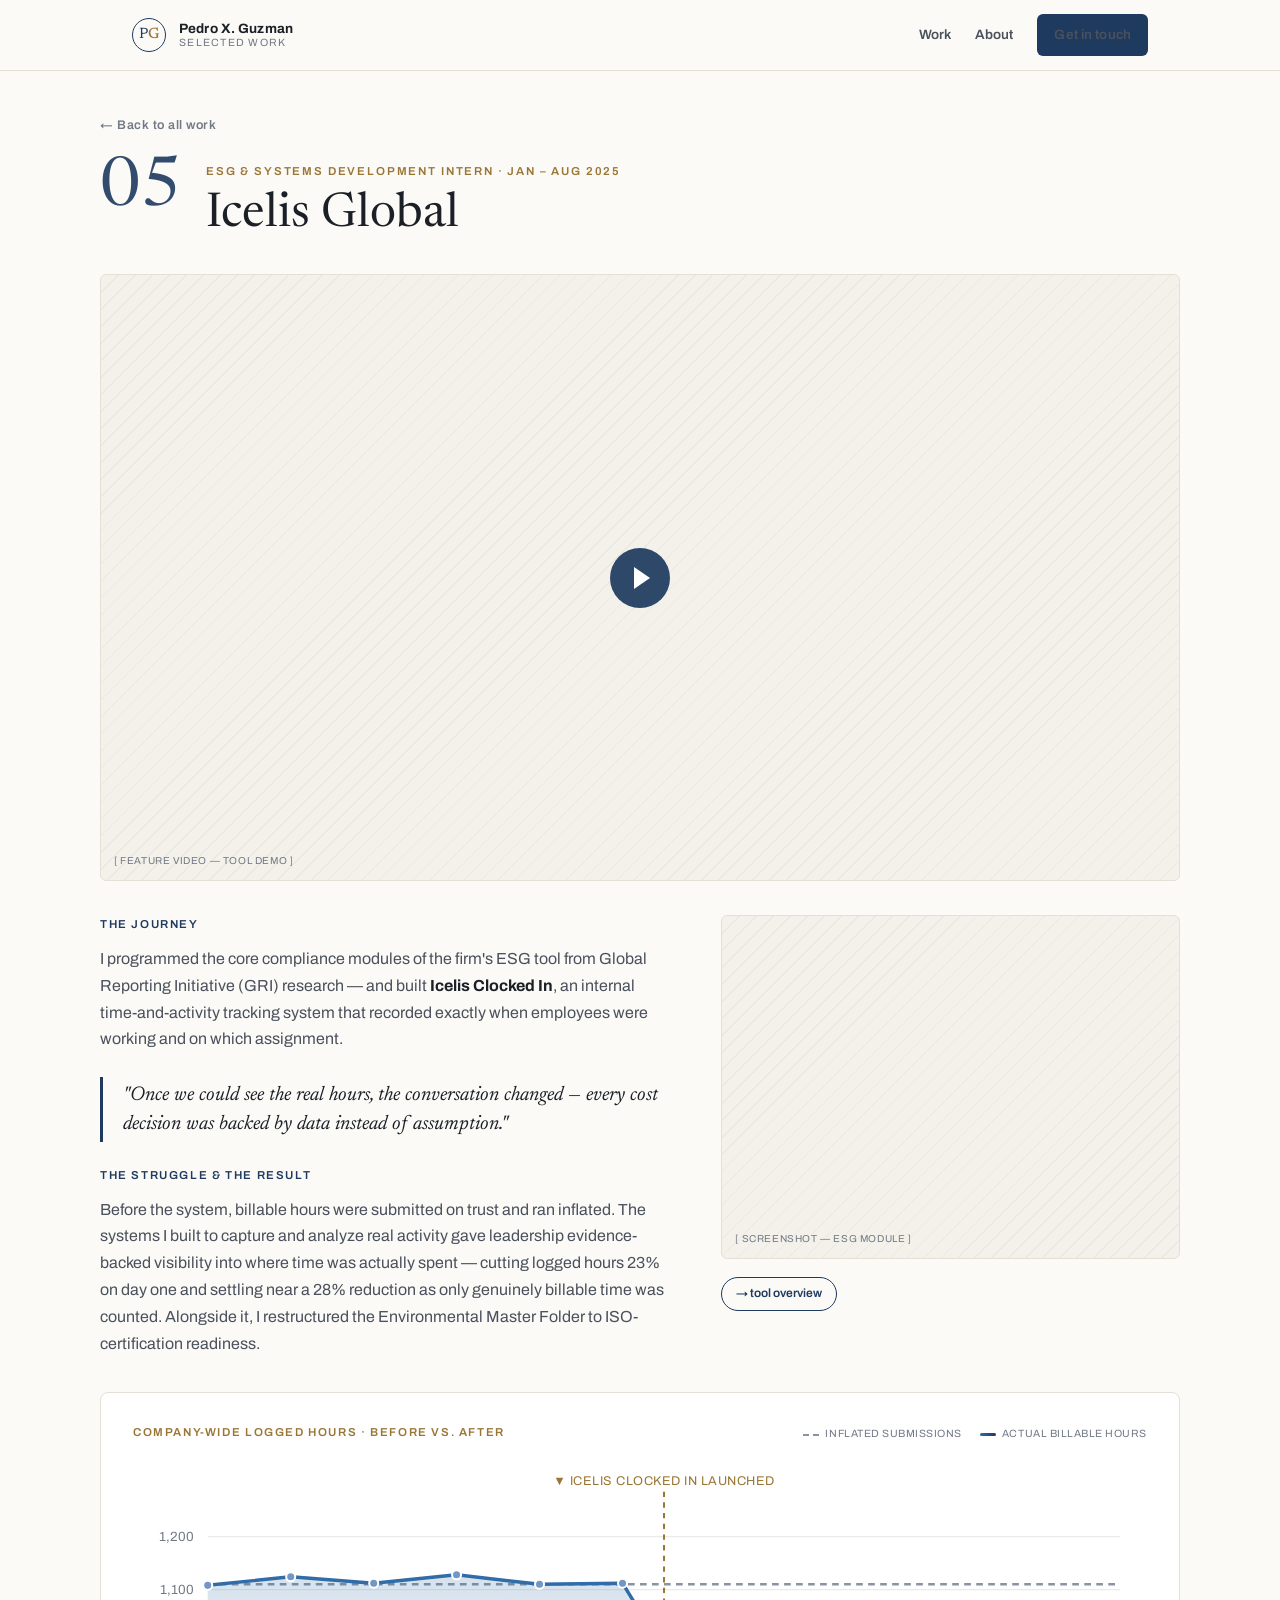
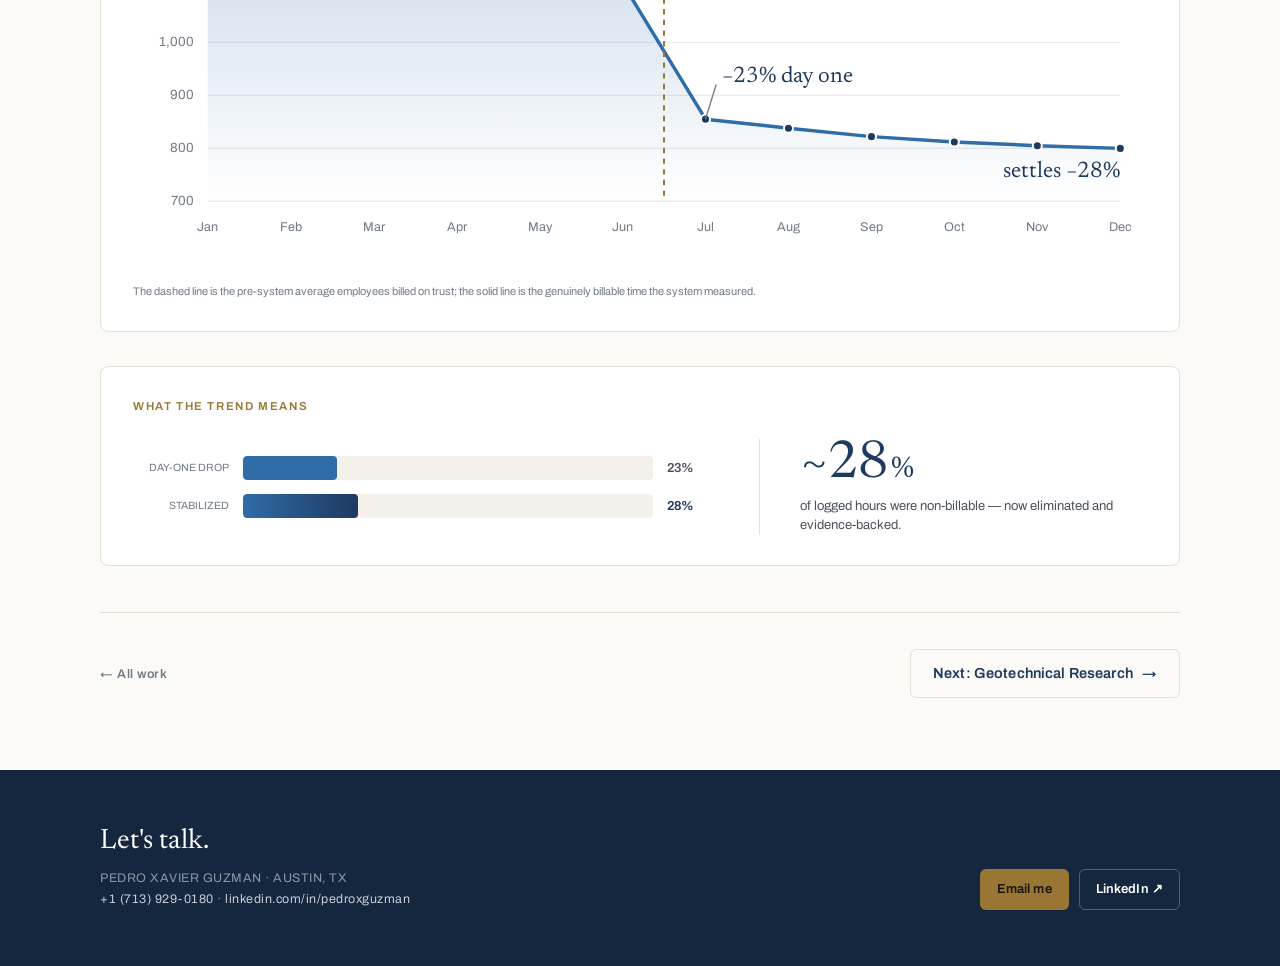
<file: icelis.html>
<!DOCTYPE html>
<html lang="en">
<head>
<meta charset="utf-8">
<meta name="viewport" content="width=device-width, initial-scale=1">
<title>Icelis Global — Pedro Xavier Guzman</title>
<meta name="description" content="ESG &amp; Systems Development Intern at Icelis Global — built Icelis Clocked In and core GRI compliance modules, cutting non-billable logged hours ~28%.">
<link rel="preconnect" href="https://fonts.googleapis.com">
<link rel="preconnect" href="https://fonts.gstatic.com" crossorigin>
<link href="https://fonts.googleapis.com/css2?family=Archivo:wght@400;500;600;700&family=Newsreader:ital,wght@0,400;0,500;1,400;1,500&display=swap" rel="stylesheet">
<link rel="stylesheet" href="styles.css">
</head>
<body>

<header class="site-header">
  <div class="wrap site-header__inner">
    <a class="brand" href="index.html">
      <span class="brand__mark">P<b>G</b></span>
      <span class="brand__name"><strong>Pedro X. Guzman</strong><span>Selected Work</span></span>
    </a>
    <nav class="nav">
      <a class="nav-hide" href="index.html#work">Work</a>
      <a class="nav-hide" href="index.html#about">About</a>
      <a class="btn btn--primary btn--sm" href="index.html#contact">Get in touch</a>
    </nav>
  </div>
</header>

<div class="wrap proj-top">
  <a class="back-link" href="index.html#work">← Back to all work</a>
  <div class="proj-head">
    <div class="proj-head__num">05</div>
    <div>
      <div class="eyebrow">ESG &amp; Systems Development Intern · Jan – Aug 2025</div>
      <h1>Icelis Global</h1>
    </div>
  </div>
</div>

<div class="wrap proj-body">

  <div class="media media--feature reveal">
    <span class="media__play"></span>
    <span class="media__cap">[ feature video — tool demo ]</span>
  </div>

  <div class="split">
    <div class="prose">
      <span class="label">The Journey</span>
      <p>I programmed the core compliance modules of the firm's ESG tool from Global Reporting Initiative (GRI) research — and built <strong>Icelis Clocked In</strong>, an internal time-and-activity tracking system that recorded exactly when employees were working and on which assignment.</p>
      <div class="quote">
        <p>"Once we could see the real hours, the conversation changed — every cost decision was backed by data instead of assumption."</p>
      </div>
      <span class="label">The Struggle &amp; The Result</span>
      <p>Before the system, billable hours were submitted on trust and ran inflated. The systems I built to capture and analyze real activity gave leadership evidence-backed visibility into where time was actually spent — cutting logged hours 23% on day one and settling near a 28% reduction as only genuinely billable time was counted. Alongside it, I restructured the Environmental Master Folder to ISO-certification readiness.</p>
    </div>
    <div class="aside">
      <div class="media media--photo reveal"><span class="media__cap">[ screenshot — ESG module ]</span></div>
      <div class="doc-links">
        <a class="doc-link" href="#">→ tool overview</a>
      </div>
    </div>
  </div>

  <!-- billable hours line chart -->
  <div class="chart-card reveal">
    <div class="chart-card__title">
      <div class="label" style="color:var(--bronze);">Company-wide logged hours · before vs. after</div>
      <div class="chart-legend">
        <span><span style="width:16px;height:0;border-top:2px dashed #8a93a3;display:inline-block;"></span>Inflated submissions</span>
        <span><span class="swatch" style="width:16px;height:3px;border-radius:2px;background:linear-gradient(90deg,#2F6CA8,#1E3A5F);"></span>Actual billable hours</span>
      </div>
    </div>
    <svg viewBox="0 0 760 300" style="width:100%;height:auto;display:block;" preserveAspectRatio="xMidYMid meet">
      <defs><linearGradient id="icelisArea" x1="0" y1="0" x2="0" y2="1"><stop offset="0%" stop-color="#2F6CA8" stop-opacity="0.20"></stop><stop offset="100%" stop-color="#2F6CA8" stop-opacity="0"></stop></linearGradient></defs>
      <line x1="56" y1="252.0" x2="740" y2="252.0" stroke="rgba(0,0,0,0.08)" stroke-width="1"></line><text x="46" y="255.0" text-anchor="end" font-family="'Archivo',sans-serif" font-size="10" fill="#727A86">700</text><line x1="56" y1="212.4" x2="740" y2="212.4" stroke="rgba(0,0,0,0.08)" stroke-width="1"></line><text x="46" y="215.4" text-anchor="end" font-family="'Archivo',sans-serif" font-size="10" fill="#727A86">800</text><line x1="56" y1="172.7" x2="740" y2="172.7" stroke="rgba(0,0,0,0.08)" stroke-width="1"></line><text x="46" y="175.7" text-anchor="end" font-family="'Archivo',sans-serif" font-size="10" fill="#727A86">900</text><line x1="56" y1="133.0" x2="740" y2="133.0" stroke="rgba(0,0,0,0.08)" stroke-width="1"></line><text x="46" y="136.0" text-anchor="end" font-family="'Archivo',sans-serif" font-size="10" fill="#727A86">1,000</text><line x1="56" y1="93.4" x2="740" y2="93.4" stroke="rgba(0,0,0,0.08)" stroke-width="1"></line><text x="46" y="96.4" text-anchor="end" font-family="'Archivo',sans-serif" font-size="10" fill="#727A86">1,100</text><line x1="56" y1="53.7" x2="740" y2="53.7" stroke="rgba(0,0,0,0.08)" stroke-width="1"></line><text x="46" y="56.7" text-anchor="end" font-family="'Archivo',sans-serif" font-size="10" fill="#727A86">1,200</text>
      <text x="56.0" y="274" text-anchor="middle" font-family="'Archivo',sans-serif" font-size="9.5" fill="#727A86">Jan</text><text x="118.2" y="274" text-anchor="middle" font-family="'Archivo',sans-serif" font-size="9.5" fill="#727A86">Feb</text><text x="180.4" y="274" text-anchor="middle" font-family="'Archivo',sans-serif" font-size="9.5" fill="#727A86">Mar</text><text x="242.5" y="274" text-anchor="middle" font-family="'Archivo',sans-serif" font-size="9.5" fill="#727A86">Apr</text><text x="304.7" y="274" text-anchor="middle" font-family="'Archivo',sans-serif" font-size="9.5" fill="#727A86">May</text><text x="366.9" y="274" text-anchor="middle" font-family="'Archivo',sans-serif" font-size="9.5" fill="#727A86">Jun</text><text x="429.1" y="274" text-anchor="middle" font-family="'Archivo',sans-serif" font-size="9.5" fill="#727A86">Jul</text><text x="491.3" y="274" text-anchor="middle" font-family="'Archivo',sans-serif" font-size="9.5" fill="#727A86">Aug</text><text x="553.5" y="274" text-anchor="middle" font-family="'Archivo',sans-serif" font-size="9.5" fill="#727A86">Sep</text><text x="615.6" y="274" text-anchor="middle" font-family="'Archivo',sans-serif" font-size="9.5" fill="#727A86">Oct</text><text x="677.8" y="274" text-anchor="middle" font-family="'Archivo',sans-serif" font-size="9.5" fill="#727A86">Nov</text><text x="740.0" y="274" text-anchor="middle" font-family="'Archivo',sans-serif" font-size="9.5" fill="#727A86">Dec</text>
      <line x1="56" y1="89.4" x2="740" y2="89.4" fill="none" stroke="#8a93a3" stroke-width="2" stroke-dasharray="5 4"></line>
      <polygon points="56.0,252.0 56.0,90.2 118.2,83.8 180.4,88.6 242.5,82.3 304.7,89.4 366.9,88.6 429.1,190.5 491.3,197.3 553.5,203.6 615.6,207.6 677.8,210.4 740.0,212.4 740.0,252.0" fill="url(#icelisArea)"></polygon>
      <polyline points="56.0,90.2 118.2,83.8 180.4,88.6 242.5,82.3 304.7,89.4 366.9,88.6 429.1,190.5 491.3,197.3 553.5,203.6 615.6,207.6 677.8,210.4 740.0,212.4" fill="none" stroke="#2F6CA8" stroke-width="2.6" stroke-linejoin="round" stroke-linecap="round"></polyline>
      <line x1="398.0" y1="20" x2="398.0" y2="252" stroke="#9A7635" stroke-width="1.5" stroke-dasharray="4 4"></line><text x="398.0" y="15" text-anchor="middle" font-family="'Archivo',sans-serif" font-size="9.5" fill="#9A7635" letter-spacing="0.04em">▼ ICELIS CLOCKED IN LAUNCHED</text>
      <circle cx="56.0" cy="90.2" r="3.4" fill="#7397c4" stroke="#fff" stroke-width="1.5"></circle><circle cx="118.2" cy="83.8" r="3.4" fill="#7397c4" stroke="#fff" stroke-width="1.5"></circle><circle cx="180.4" cy="88.6" r="3.4" fill="#7397c4" stroke="#fff" stroke-width="1.5"></circle><circle cx="242.5" cy="82.3" r="3.4" fill="#7397c4" stroke="#fff" stroke-width="1.5"></circle><circle cx="304.7" cy="89.4" r="3.4" fill="#7397c4" stroke="#fff" stroke-width="1.5"></circle><circle cx="366.9" cy="88.6" r="3.4" fill="#7397c4" stroke="#fff" stroke-width="1.5"></circle><circle cx="429.1" cy="190.5" r="3.4" fill="#1E3A5F" stroke="#fff" stroke-width="1.5"></circle><circle cx="491.3" cy="197.3" r="3.4" fill="#1E3A5F" stroke="#fff" stroke-width="1.5"></circle><circle cx="553.5" cy="203.6" r="3.4" fill="#1E3A5F" stroke="#fff" stroke-width="1.5"></circle><circle cx="615.6" cy="207.6" r="3.4" fill="#1E3A5F" stroke="#fff" stroke-width="1.5"></circle><circle cx="677.8" cy="210.4" r="3.4" fill="#1E3A5F" stroke="#fff" stroke-width="1.5"></circle><circle cx="740.0" cy="212.4" r="3.4" fill="#1E3A5F" stroke="#fff" stroke-width="1.5"></circle>
      <g><line x1="429.1" y1="190.5" x2="437.1" y2="164.5" stroke="#727A86" stroke-width="1"></line><text x="441.1" y="162.5" font-family="'Newsreader',serif" font-size="17" fill="#1E3A5F">−23% day one</text></g>
      <g><text x="740.0" y="234.0" text-anchor="end" font-family="'Newsreader',serif" font-size="17" fill="#1E3A5F">settles −28%</text></g>
    </svg>
    <div class="note" style="text-transform:none;letter-spacing:0;font-size:11px;">The dashed line is the pre-system average employees billed on trust; the solid line is the genuinely billable time the system measured.</div>
  </div>

  <!-- summary -->
  <div class="chart-card reveal">
    <div class="label" style="color:var(--bronze);margin-bottom:24px;">What the trend means</div>
    <div class="chart-2col" style="grid-template-columns:1.5fr 1fr;">
      <div>
        <div class="bar-row">
          <span class="blab" style="width:96px;">Day-one drop</span>
          <div class="bar-track"><div class="bar-fill" style="width:23%;background:#2F6CA8;"></div></div>
          <span class="bar-val">23%</span>
        </div>
        <div class="bar-row">
          <span class="blab" style="width:96px;">Stabilized</span>
          <div class="bar-track"><div class="bar-fill" style="width:28%;background:linear-gradient(90deg,#2F6CA8,#1E3A5F);"></div></div>
          <span class="bar-val" style="color:var(--navy);">28%</span>
        </div>
      </div>
      <div class="chart-divider">
        <div style="display:flex;align-items:baseline;gap:3px;"><span class="stat-num" style="font-size:52px;">~28</span><span class="stat-num" style="font-size:30px;">%</span></div>
        <div class="muted" style="font-size:13px;margin-top:6px;line-height:1.45;">of logged hours were non-billable — now eliminated and evidence-backed.</div>
      </div>
    </div>
  </div>

  <!-- next project -->
  <div class="proj-section proj-section--tight" style="display:flex;justify-content:space-between;align-items:center;gap:16px;flex-wrap:wrap;">
    <a class="back-link" href="index.html#work">← All work</a>
    <a class="btn btn--ghost" href="research.html">Next: Geotechnical Research <span class="arrow">→</span></a>
  </div>

</div>

<footer class="site-footer">
  <div class="wrap site-footer__inner">
    <div>
      <h3>Let's talk.</h3>
      <div class="contact">
        PEDRO XAVIER GUZMAN · AUSTIN, TX<br>
        <a href="tel:+17139290180">+1 (713) 929-0180</a> · <a href="https://linkedin.com/in/pedroxguzman" target="_blank" rel="noopener">linkedin.com/in/pedroxguzman</a>
      </div>
    </div>
    <div class="footer-actions">
      <a class="btn btn--primary btn--sm" href="mailto:hello@example.com">Email me</a>
      <a class="btn btn--ghost btn--sm" href="https://linkedin.com/in/pedroxguzman" target="_blank" rel="noopener">LinkedIn ↗</a>
    </div>
  </div>
</footer>

<script src="app.js"></script>
</body>
</html>
</file>
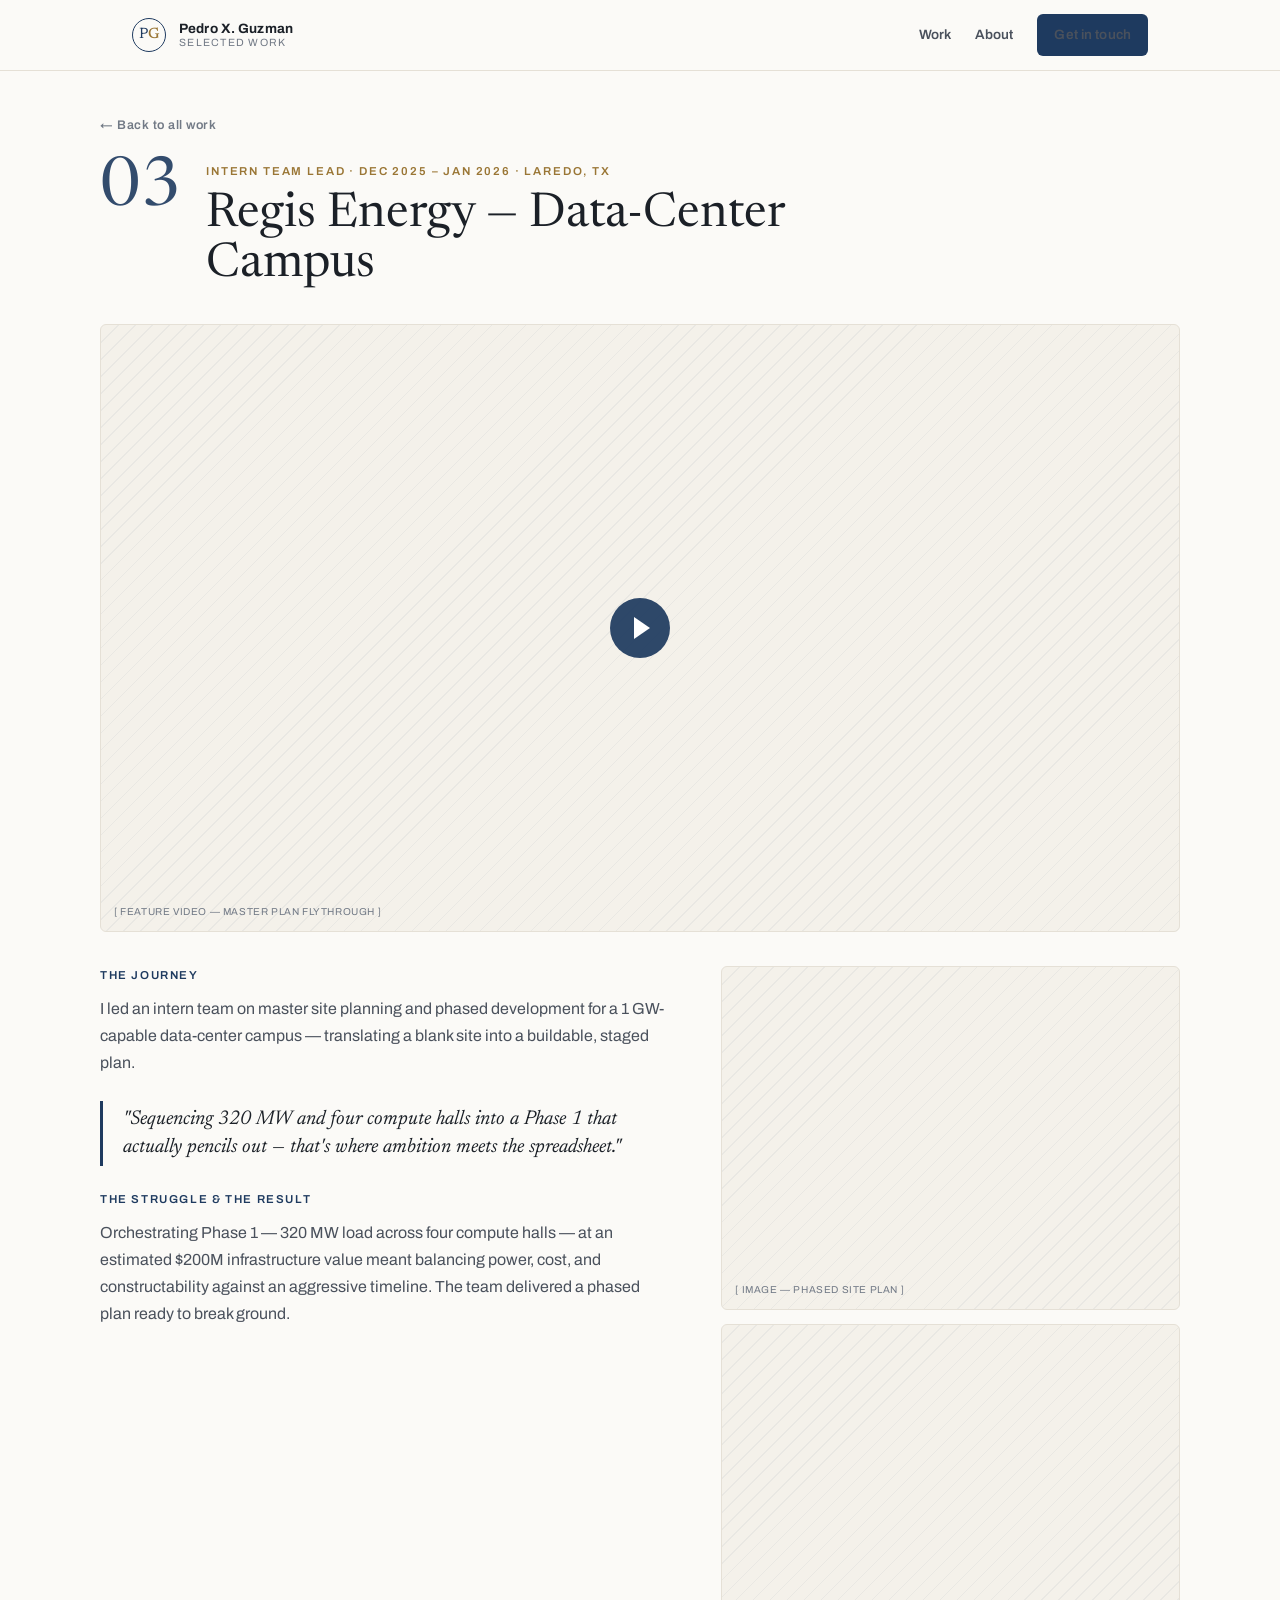
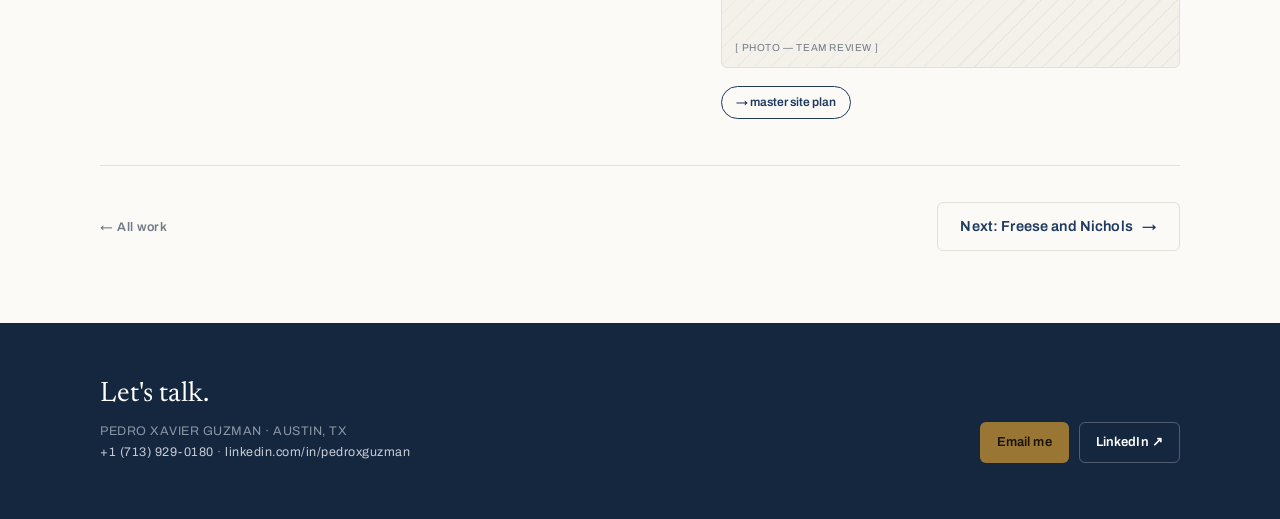
<file: regis.html>
<!DOCTYPE html>
<html lang="en">
<head>
<meta charset="utf-8">
<meta name="viewport" content="width=device-width, initial-scale=1">
<title>Regis Energy — Data-Center Campus — Pedro Xavier Guzman</title>
<meta name="description" content="Intern Team Lead on master site planning for a 1 GW-capable data-center campus — Phase 1 at an estimated $200M infrastructure value, Laredo, TX.">
<link rel="preconnect" href="https://fonts.googleapis.com">
<link rel="preconnect" href="https://fonts.gstatic.com" crossorigin>
<link href="https://fonts.googleapis.com/css2?family=Archivo:wght@400;500;600;700&family=Newsreader:ital,wght@0,400;0,500;1,400;1,500&display=swap" rel="stylesheet">
<link rel="stylesheet" href="styles.css">
</head>
<body>

<header class="site-header">
  <div class="wrap site-header__inner">
    <a class="brand" href="index.html">
      <span class="brand__mark">P<b>G</b></span>
      <span class="brand__name"><strong>Pedro X. Guzman</strong><span>Selected Work</span></span>
    </a>
    <nav class="nav">
      <a class="nav-hide" href="index.html#work">Work</a>
      <a class="nav-hide" href="index.html#about">About</a>
      <a class="btn btn--primary btn--sm" href="index.html#contact">Get in touch</a>
    </nav>
  </div>
</header>

<div class="wrap proj-top">
  <a class="back-link" href="index.html#work">← Back to all work</a>
  <div class="proj-head">
    <div class="proj-head__num">03</div>
    <div>
      <div class="eyebrow">Intern Team Lead · Dec 2025 – Jan 2026 · Laredo, TX</div>
      <h1>Regis Energy — Data-Center Campus</h1>
    </div>
  </div>
</div>

<div class="wrap proj-body">

  <div class="media media--feature reveal">
    <span class="media__play"></span>
    <span class="media__cap">[ feature video — master plan flythrough ]</span>
  </div>

  <div class="split">
    <div class="prose">
      <span class="label">The Journey</span>
      <p>I led an intern team on master site planning and phased development for a 1 GW-capable data-center campus — translating a blank site into a buildable, staged plan.</p>
      <div class="quote">
        <p>"Sequencing 320 MW and four compute halls into a Phase 1 that actually pencils out — that's where ambition meets the spreadsheet."</p>
      </div>
      <span class="label">The Struggle &amp; The Result</span>
      <p>Orchestrating Phase 1 — 320 MW load across four compute halls — at an estimated $200M infrastructure value meant balancing power, cost, and constructability against an aggressive timeline. The team delivered a phased plan ready to break ground.</p>
    </div>
    <div class="aside">
      <div class="media media--photo reveal"><span class="media__cap">[ image — phased site plan ]</span></div>
      <div class="media media--photo reveal"><span class="media__cap">[ photo — team review ]</span></div>
      <div class="doc-links">
        <a class="doc-link" href="#">→ master site plan</a>
      </div>
    </div>
  </div>

  <!-- next project -->
  <div class="proj-section proj-section--tight" style="display:flex;justify-content:space-between;align-items:center;gap:16px;flex-wrap:wrap;">
    <a class="back-link" href="index.html#work">← All work</a>
    <a class="btn btn--ghost" href="fni.html">Next: Freese and Nichols <span class="arrow">→</span></a>
  </div>

</div>

<footer class="site-footer">
  <div class="wrap site-footer__inner">
    <div>
      <h3>Let's talk.</h3>
      <div class="contact">
        PEDRO XAVIER GUZMAN · AUSTIN, TX<br>
        <a href="tel:+17139290180">+1 (713) 929-0180</a> · <a href="https://linkedin.com/in/pedroxguzman" target="_blank" rel="noopener">linkedin.com/in/pedroxguzman</a>
      </div>
    </div>
    <div class="footer-actions">
      <a class="btn btn--primary btn--sm" href="mailto:hello@example.com">Email me</a>
      <a class="btn btn--ghost btn--sm" href="https://linkedin.com/in/pedroxguzman" target="_blank" rel="noopener">LinkedIn ↗</a>
    </div>
  </div>
</footer>

<script src="app.js"></script>
</body>
</html>
</file>
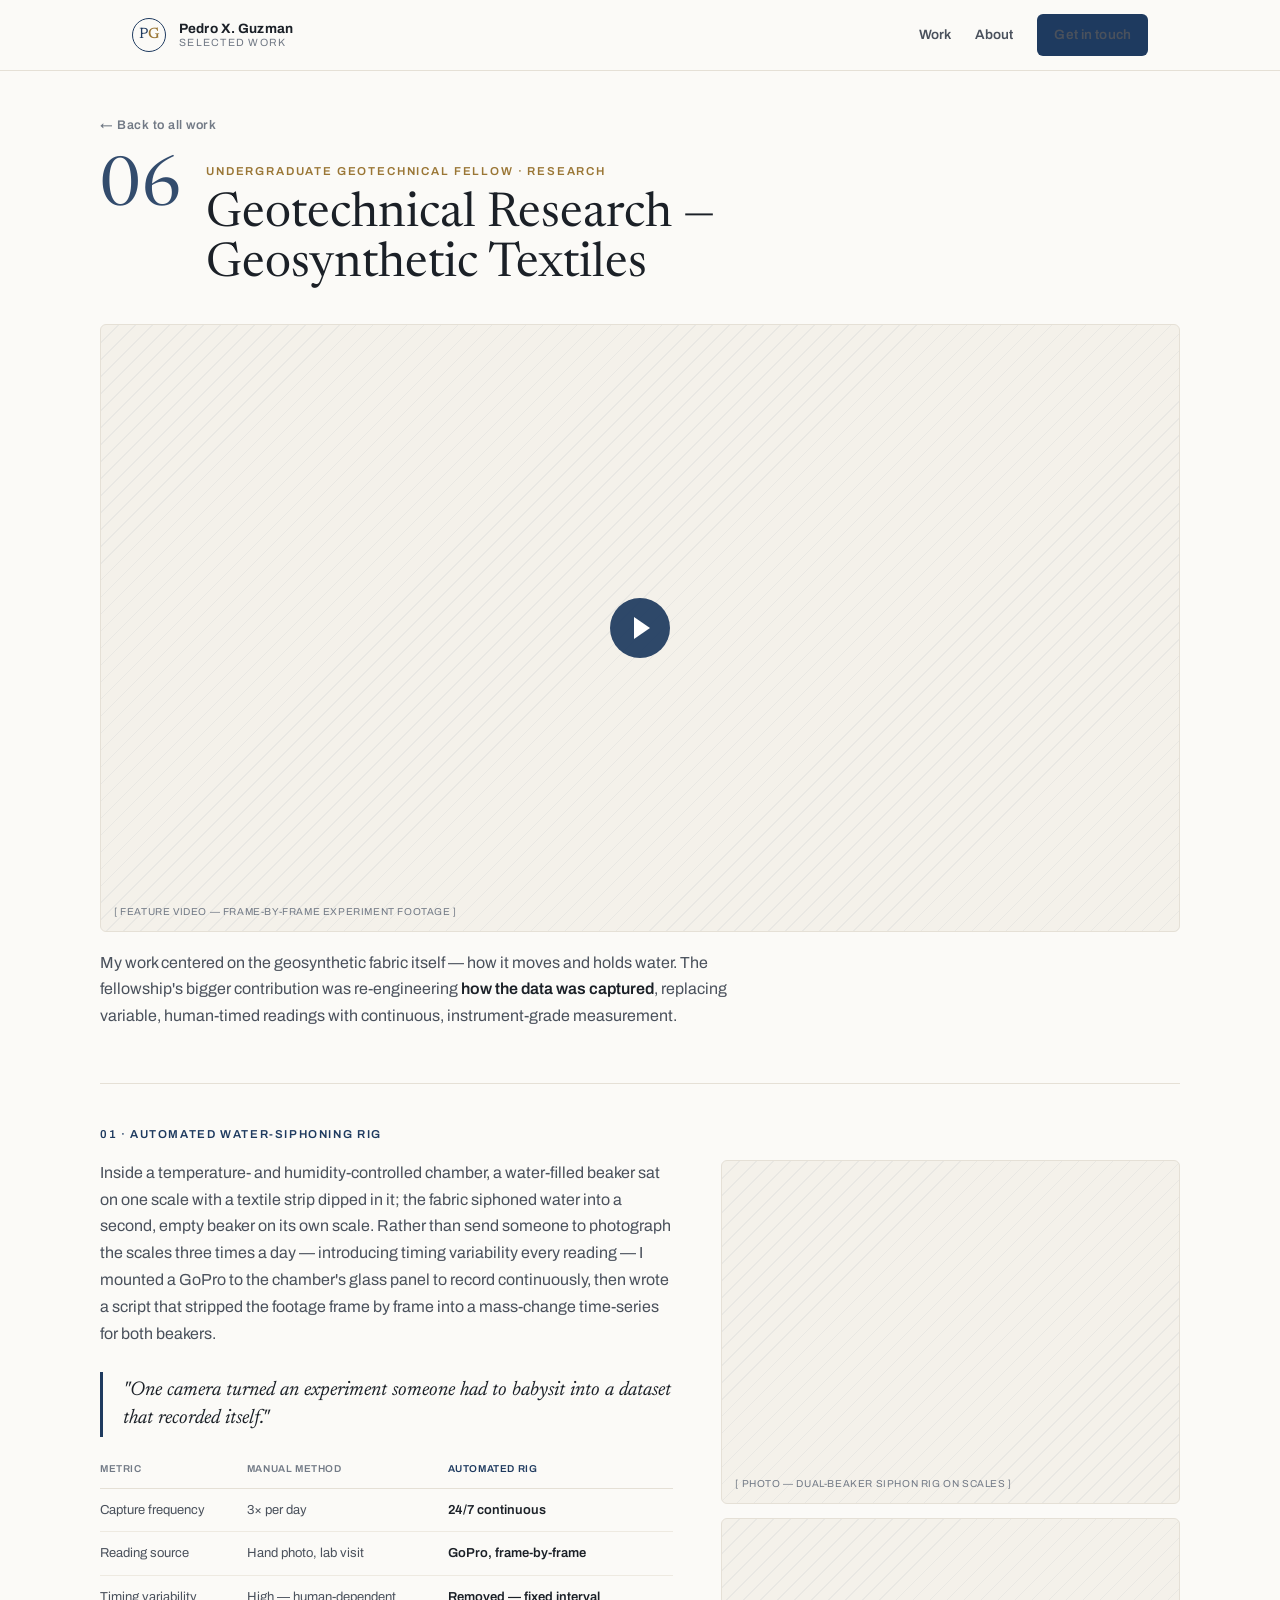
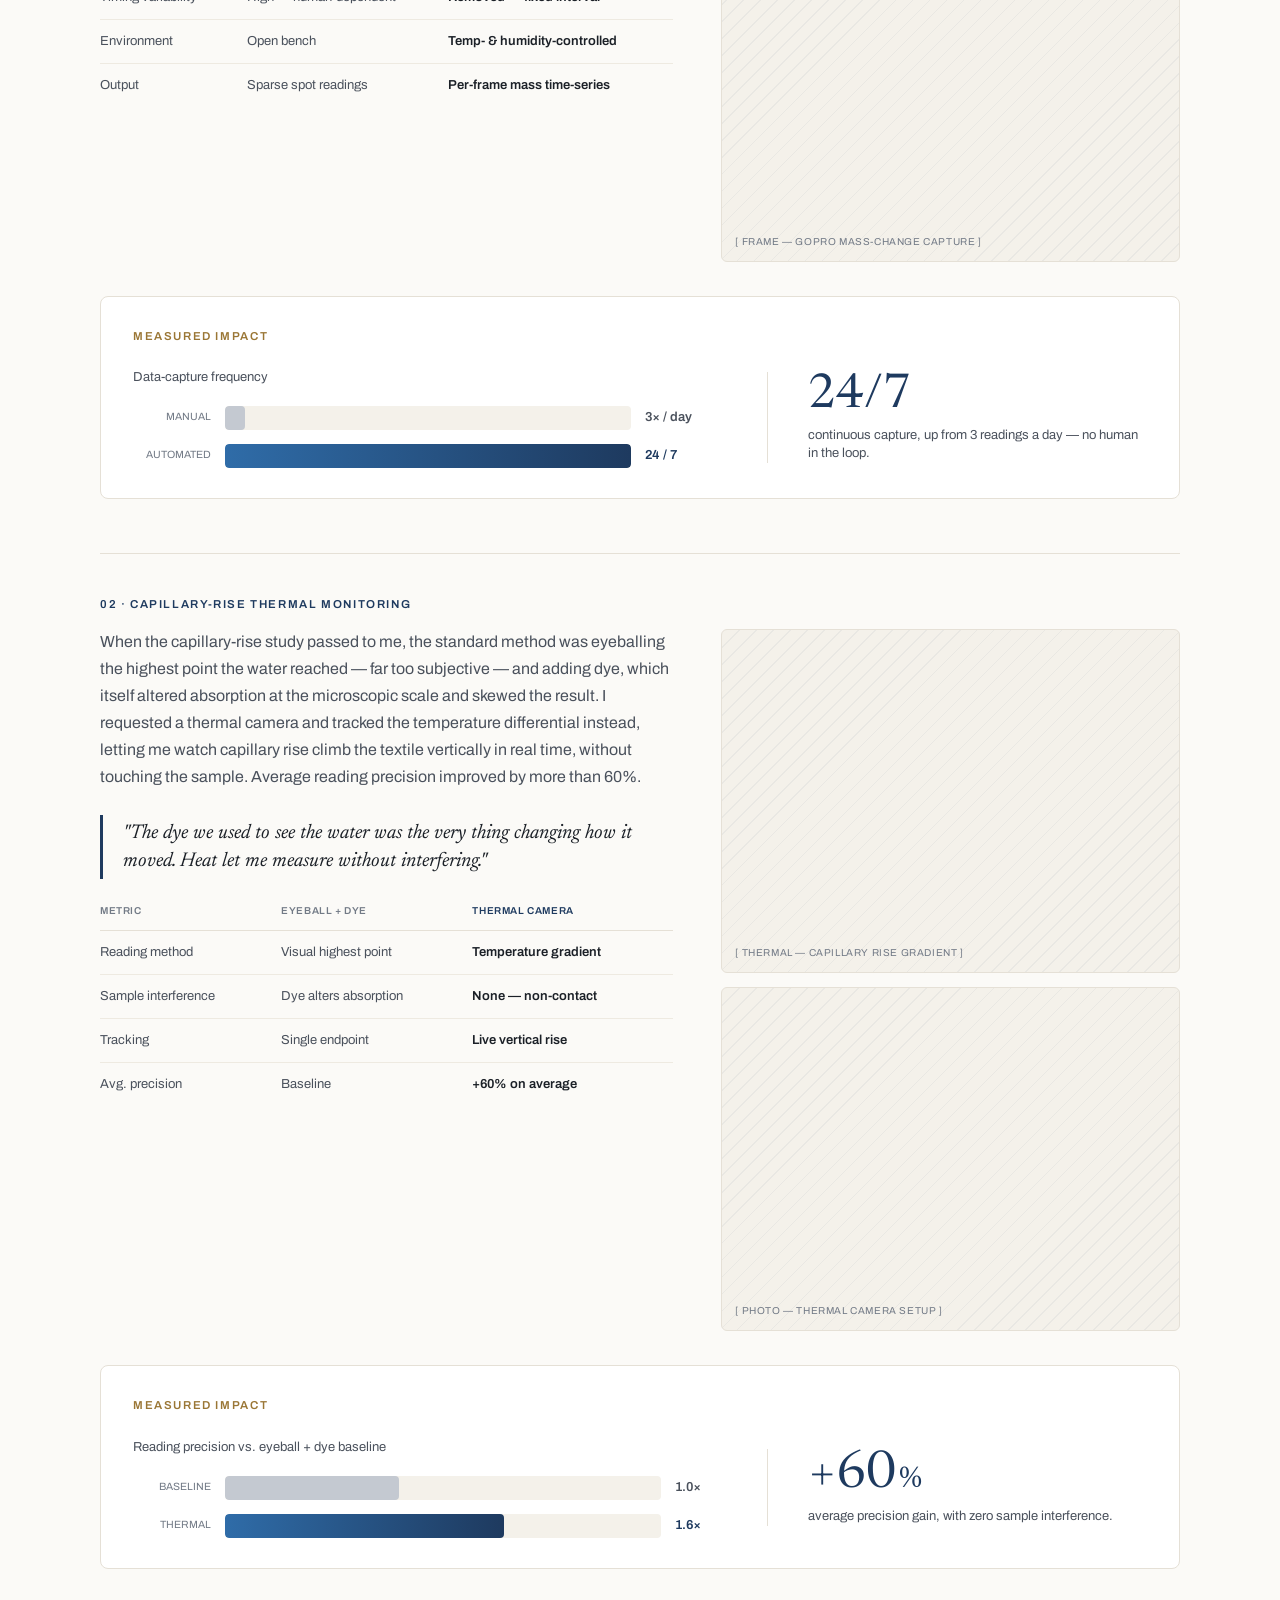
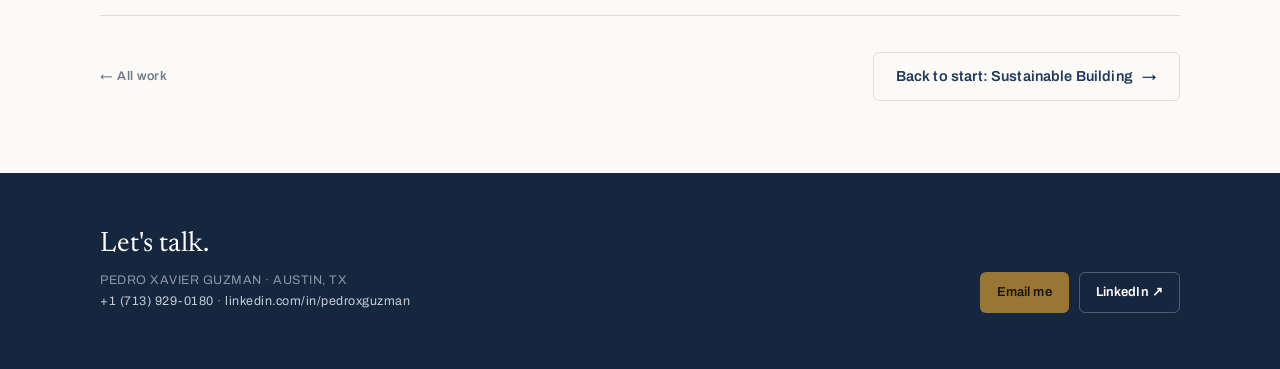
<file: research.html>
<!DOCTYPE html>
<html lang="en">
<head>
<meta charset="utf-8">
<meta name="viewport" content="width=device-width, initial-scale=1">
<title>Geotechnical Research — Geosynthetic Textiles — Pedro Xavier Guzman</title>
<meta name="description" content="Undergraduate Geotechnical Fellow — re-engineered how geosynthetic-textile data is captured: an automated water-siphoning rig and thermal capillary-rise monitoring, +60% precision.">
<link rel="preconnect" href="https://fonts.googleapis.com">
<link rel="preconnect" href="https://fonts.gstatic.com" crossorigin>
<link href="https://fonts.googleapis.com/css2?family=Archivo:wght@400;500;600;700&family=Newsreader:ital,wght@0,400;0,500;1,400;1,500&display=swap" rel="stylesheet">
<link rel="stylesheet" href="styles.css">
</head>
<body>

<header class="site-header">
  <div class="wrap site-header__inner">
    <a class="brand" href="index.html">
      <span class="brand__mark">P<b>G</b></span>
      <span class="brand__name"><strong>Pedro X. Guzman</strong><span>Selected Work</span></span>
    </a>
    <nav class="nav">
      <a class="nav-hide" href="index.html#work">Work</a>
      <a class="nav-hide" href="index.html#about">About</a>
      <a class="btn btn--primary btn--sm" href="index.html#contact">Get in touch</a>
    </nav>
  </div>
</header>

<div class="wrap proj-top">
  <a class="back-link" href="index.html#work">← Back to all work</a>
  <div class="proj-head">
    <div class="proj-head__num">06</div>
    <div>
      <div class="eyebrow">Undergraduate Geotechnical Fellow · Research</div>
      <h1>Geotechnical Research — Geosynthetic Textiles</h1>
    </div>
  </div>
</div>

<div class="wrap proj-body">

  <div class="media media--feature reveal">
    <span class="media__play"></span>
    <span class="media__cap">[ feature video — frame-by-frame experiment footage ]</span>
  </div>

  <p class="muted" style="font-size:16px;line-height:1.65;margin:18px 0 0;max-width:74ch;">My work centered on the geosynthetic fabric itself — how it moves and holds water. The fellowship's bigger contribution was re-engineering <em style="color:var(--ink);font-style:normal;font-weight:600;">how the data was captured</em>, replacing variable, human-timed readings with continuous, instrument-grade measurement.</p>

  <!-- Sub-project A -->
  <div class="proj-section">
    <span class="label">01 · Automated Water-Siphoning Rig</span>
    <div class="split" style="margin-top:14px;">
      <div class="prose">
        <p>Inside a temperature- and humidity-controlled chamber, a water-filled beaker sat on one scale with a textile strip dipped in it; the fabric siphoned water into a second, empty beaker on its own scale. Rather than send someone to photograph the scales three times a day — introducing timing variability every reading — I mounted a GoPro to the chamber's glass panel to record continuously, then wrote a script that stripped the footage frame by frame into a mass-change time-series for both beakers.</p>
        <div class="quote">
          <p>"One camera turned an experiment someone had to babysit into a dataset that recorded itself."</p>
        </div>
        <table class="data">
          <thead><tr><th>Metric</th><th>Manual method</th><th class="hl">Automated rig</th></tr></thead>
          <tbody>
            <tr><td>Capture frequency</td><td>3× per day</td><td class="hl">24/7 continuous</td></tr>
            <tr><td>Reading source</td><td>Hand photo, lab visit</td><td class="hl">GoPro, frame-by-frame</td></tr>
            <tr><td>Timing variability</td><td>High — human-dependent</td><td class="hl">Removed — fixed interval</td></tr>
            <tr><td>Environment</td><td>Open bench</td><td class="hl">Temp- &amp; humidity-controlled</td></tr>
            <tr><td>Output</td><td>Sparse spot readings</td><td class="hl">Per-frame mass time-series</td></tr>
          </tbody>
        </table>
      </div>
      <div class="aside">
        <div class="media media--photo reveal"><span class="media__cap">[ photo — dual-beaker siphon rig on scales ]</span></div>
        <div class="media media--photo reveal"><span class="media__cap">[ frame — GoPro mass-change capture ]</span></div>
      </div>
    </div>

    <div class="chart-card reveal">
      <div class="label" style="color:var(--bronze);margin-bottom:22px;">Measured Impact</div>
      <div class="chart-2col">
        <div>
          <div class="muted" style="font-size:13px;margin-bottom:18px;">Data-capture frequency</div>
          <div class="bar-row">
            <span class="blab" style="width:78px;">Manual</span>
            <div class="bar-track"><div class="bar-fill" style="width:5%;background:#C4C9D1;"></div></div>
            <span class="bar-val" style="width:78px;">3× / day</span>
          </div>
          <div class="bar-row">
            <span class="blab" style="width:78px;">Automated</span>
            <div class="bar-track"><div class="bar-fill" style="width:100%;background:linear-gradient(90deg,#2F6CA8,#1E3A5F);"></div></div>
            <span class="bar-val" style="width:78px;color:var(--navy);">24 / 7</span>
          </div>
        </div>
        <div class="chart-divider">
          <div class="stat-num" style="font-size:48px;">24/7</div>
          <div class="muted" style="font-size:13px;margin-top:6px;line-height:1.45;">continuous capture, up from 3 readings a day — no human in the loop.</div>
        </div>
      </div>
    </div>
  </div>

  <!-- Sub-project B -->
  <div class="proj-section">
    <span class="label">02 · Capillary-Rise Thermal Monitoring</span>
    <div class="split" style="margin-top:14px;">
      <div class="prose">
        <p>When the capillary-rise study passed to me, the standard method was eyeballing the highest point the water reached — far too subjective — and adding dye, which itself altered absorption at the microscopic scale and skewed the result. I requested a thermal camera and tracked the temperature differential instead, letting me watch capillary rise climb the textile vertically in real time, without touching the sample. Average reading precision improved by more than 60%.</p>
        <div class="quote">
          <p>"The dye we used to see the water was the very thing changing how it moved. Heat let me measure without interfering."</p>
        </div>
        <table class="data">
          <thead><tr><th>Metric</th><th>Eyeball + dye</th><th class="hl">Thermal camera</th></tr></thead>
          <tbody>
            <tr><td>Reading method</td><td>Visual highest point</td><td class="hl">Temperature gradient</td></tr>
            <tr><td>Sample interference</td><td>Dye alters absorption</td><td class="hl">None — non-contact</td></tr>
            <tr><td>Tracking</td><td>Single endpoint</td><td class="hl">Live vertical rise</td></tr>
            <tr><td>Avg. precision</td><td>Baseline</td><td class="hl">+60% on average</td></tr>
          </tbody>
        </table>
      </div>
      <div class="aside">
        <div class="media media--photo reveal"><span class="media__cap">[ thermal — capillary rise gradient ]</span></div>
        <div class="media media--photo reveal"><span class="media__cap">[ photo — thermal camera setup ]</span></div>
      </div>
    </div>

    <div class="chart-card reveal">
      <div class="label" style="color:var(--bronze);margin-bottom:22px;">Measured Impact</div>
      <div class="chart-2col">
        <div>
          <div class="muted" style="font-size:13px;margin-bottom:18px;">Reading precision vs. eyeball + dye baseline</div>
          <div class="bar-row">
            <span class="blab" style="width:78px;">Baseline</span>
            <div class="bar-track"><div class="bar-fill" style="width:40%;background:#C4C9D1;"></div></div>
            <span class="bar-val">1.0×</span>
          </div>
          <div class="bar-row">
            <span class="blab" style="width:78px;">Thermal</span>
            <div class="bar-track"><div class="bar-fill" style="width:64%;background:linear-gradient(90deg,#2F6CA8,#1E3A5F);"></div></div>
            <span class="bar-val" style="color:var(--navy);">1.6×</span>
          </div>
        </div>
        <div class="chart-divider">
          <div style="display:flex;align-items:baseline;gap:3px;"><span class="stat-num" style="font-size:52px;">+60</span><span class="stat-num" style="font-size:30px;">%</span></div>
          <div class="muted" style="font-size:13px;margin-top:6px;line-height:1.45;">average precision gain, with zero sample interference.</div>
        </div>
      </div>
    </div>
  </div>

  <!-- next project -->
  <div class="proj-section proj-section--tight" style="display:flex;justify-content:space-between;align-items:center;gap:16px;flex-wrap:wrap;">
    <a class="back-link" href="index.html#work">← All work</a>
    <a class="btn btn--ghost" href="sbi.html">Back to start: Sustainable Building <span class="arrow">→</span></a>
  </div>

</div>

<footer class="site-footer">
  <div class="wrap site-footer__inner">
    <div>
      <h3>Let's talk.</h3>
      <div class="contact">
        PEDRO XAVIER GUZMAN · AUSTIN, TX<br>
        <a href="tel:+17139290180">+1 (713) 929-0180</a> · <a href="https://linkedin.com/in/pedroxguzman" target="_blank" rel="noopener">linkedin.com/in/pedroxguzman</a>
      </div>
    </div>
    <div class="footer-actions">
      <a class="btn btn--primary btn--sm" href="mailto:hello@example.com">Email me</a>
      <a class="btn btn--ghost btn--sm" href="https://linkedin.com/in/pedroxguzman" target="_blank" rel="noopener">LinkedIn ↗</a>
    </div>
  </div>
</footer>

<script src="app.js"></script>
</body>
</html>
</file>
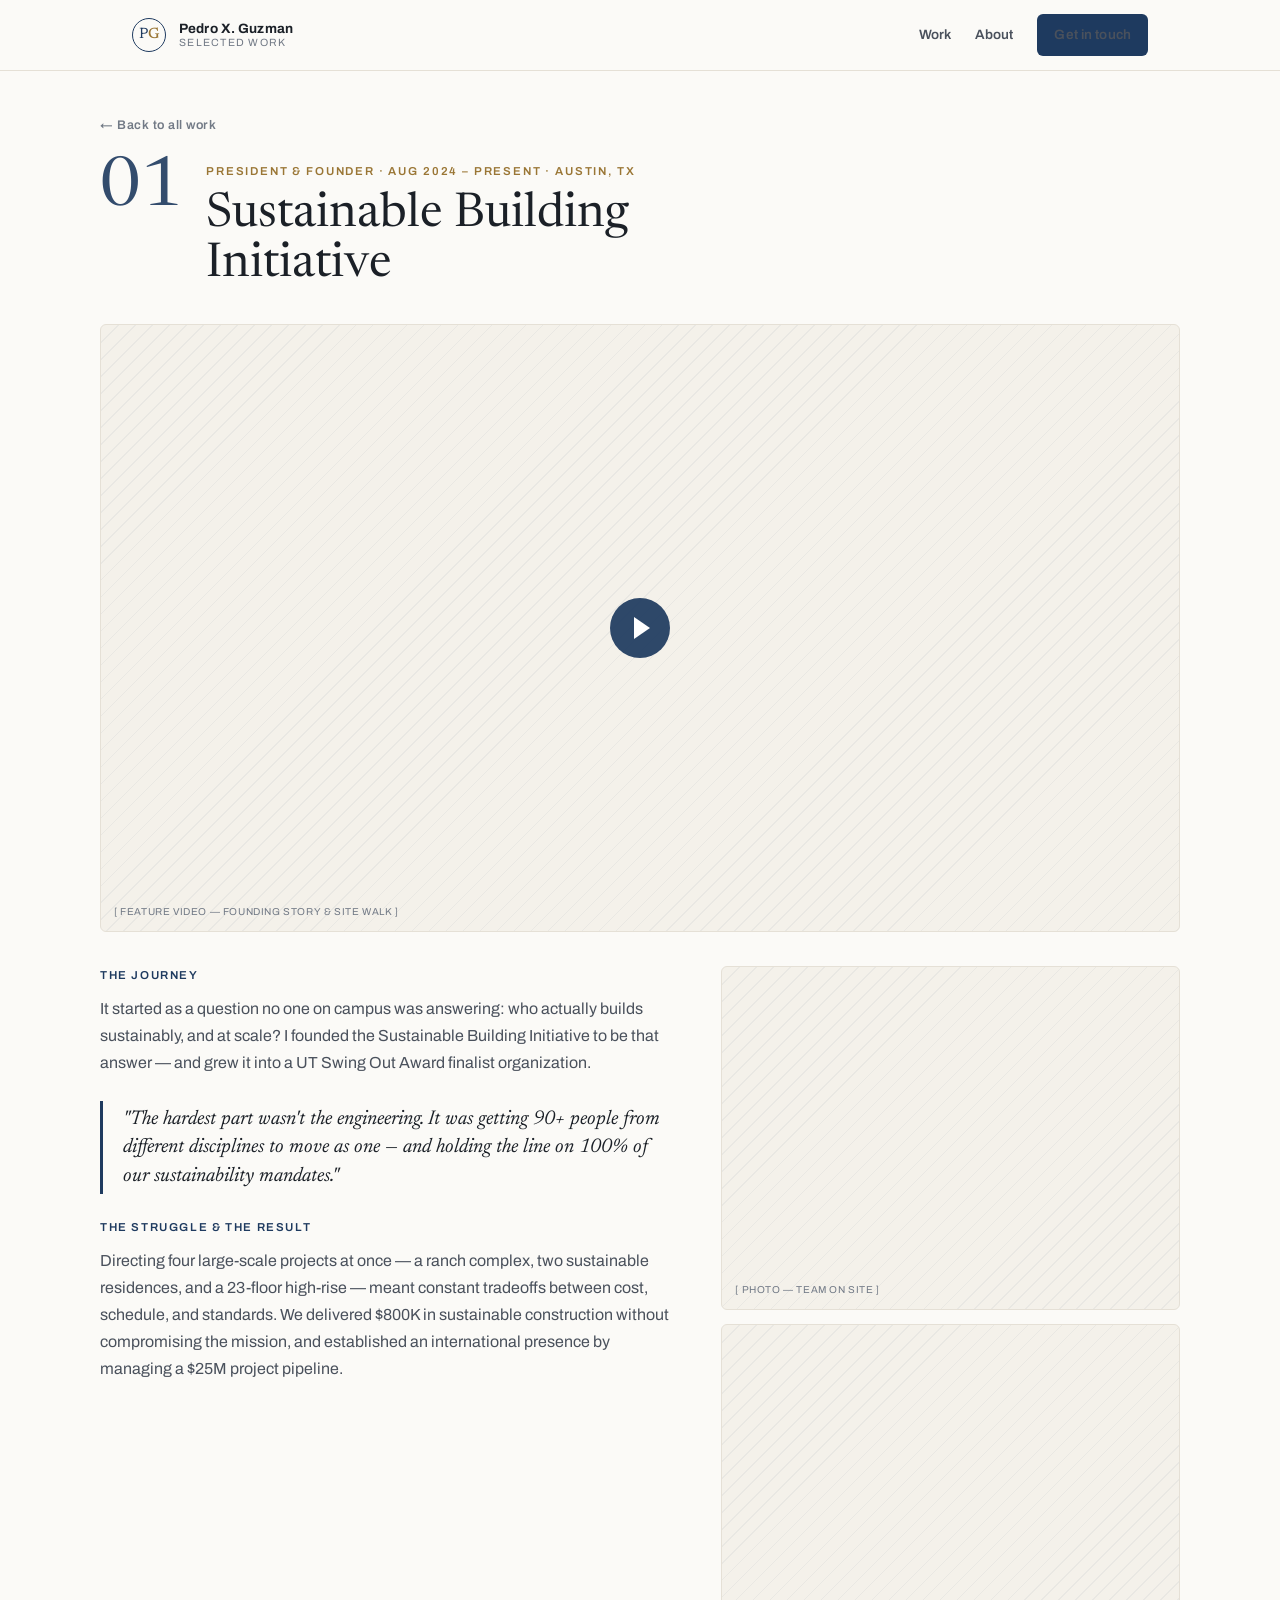
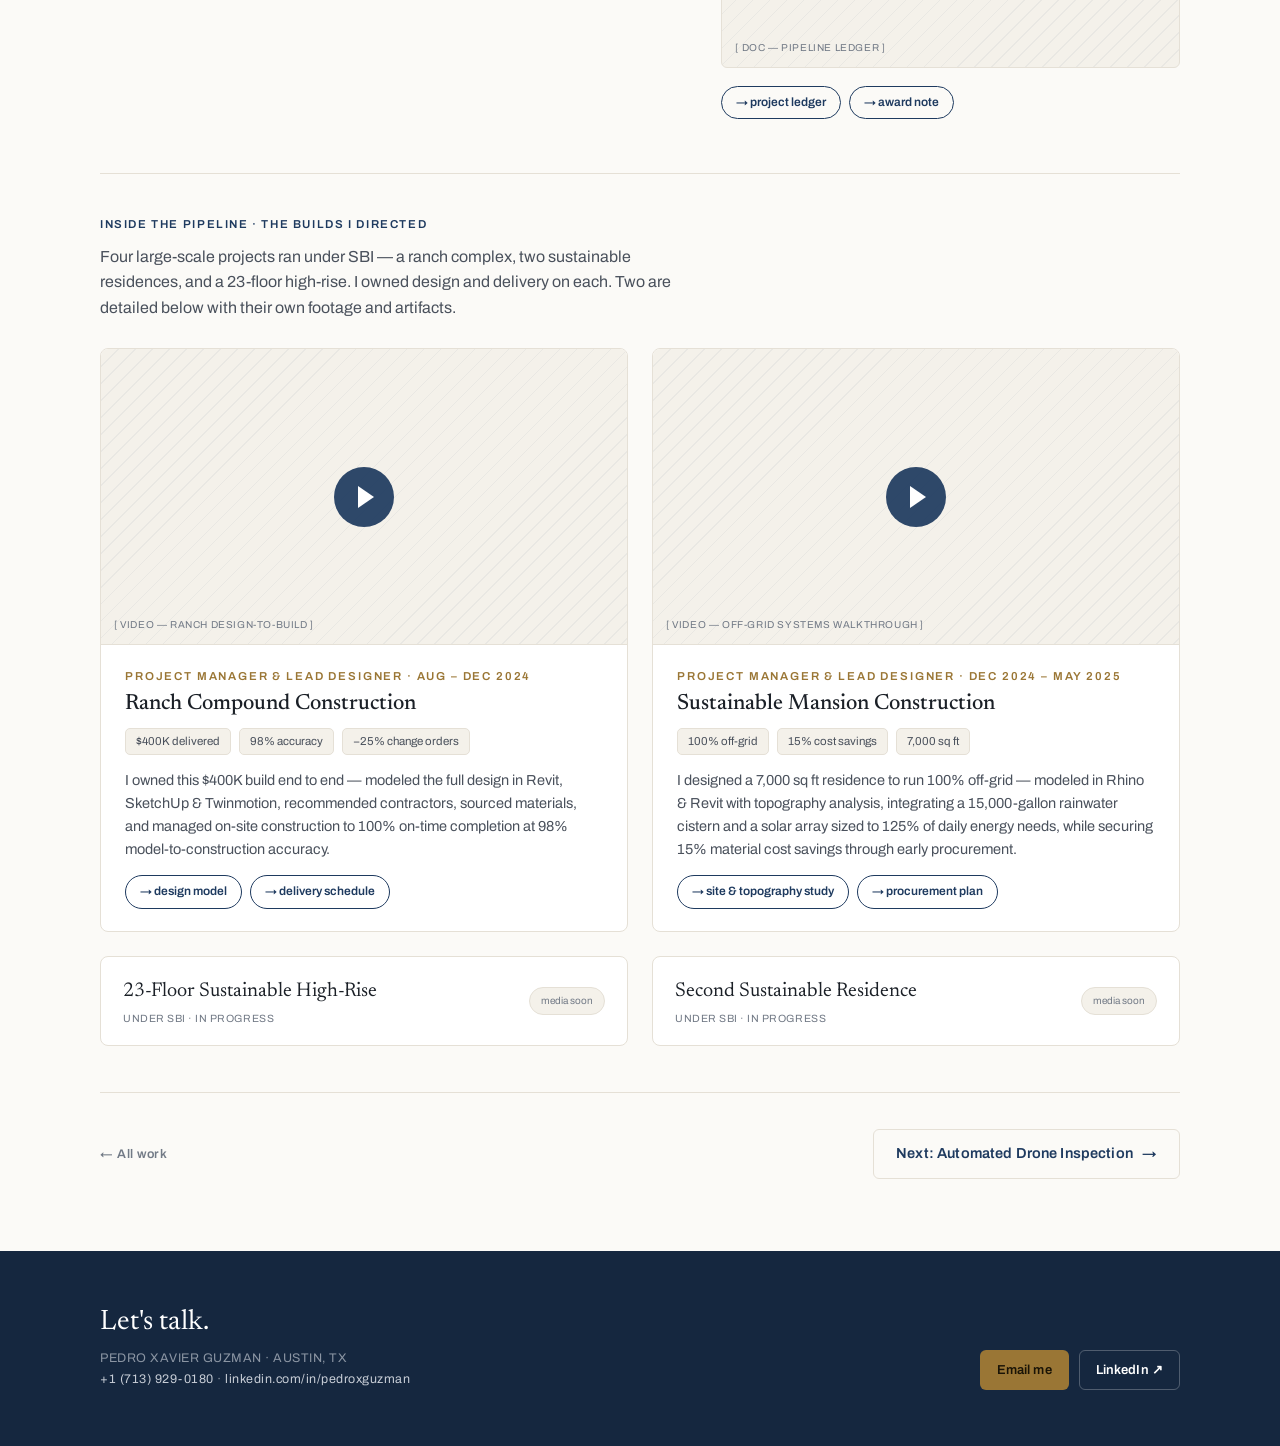
<file: sbi.html>
<!DOCTYPE html>
<html lang="en">
<head>
<meta charset="utf-8">
<meta name="viewport" content="width=device-width, initial-scale=1">
<title>Sustainable Building Initiative — Pedro Xavier Guzman</title>
<meta name="description" content="President &amp; Founder of the Sustainable Building Initiative — a $25M project pipeline, $800K delivered, 90+ person team.">
<link rel="preconnect" href="https://fonts.googleapis.com">
<link rel="preconnect" href="https://fonts.gstatic.com" crossorigin>
<link href="https://fonts.googleapis.com/css2?family=Archivo:wght@400;500;600;700&family=Newsreader:ital,wght@0,400;0,500;1,400;1,500&display=swap" rel="stylesheet">
<link rel="stylesheet" href="styles.css">
</head>
<body>

<header class="site-header">
  <div class="wrap site-header__inner">
    <a class="brand" href="index.html">
      <span class="brand__mark">P<b>G</b></span>
      <span class="brand__name"><strong>Pedro X. Guzman</strong><span>Selected Work</span></span>
    </a>
    <nav class="nav">
      <a class="nav-hide" href="index.html#work">Work</a>
      <a class="nav-hide" href="index.html#about">About</a>
      <a class="btn btn--primary btn--sm" href="index.html#contact">Get in touch</a>
    </nav>
  </div>
</header>

<div class="wrap proj-top">
  <a class="back-link" href="index.html#work">← Back to all work</a>
  <div class="proj-head">
    <div class="proj-head__num">01</div>
    <div>
      <div class="eyebrow">President &amp; Founder · Aug 2024 – Present · Austin, TX</div>
      <h1>Sustainable Building Initiative</h1>
    </div>
  </div>
</div>

<div class="wrap proj-body">

  <div class="media media--feature reveal">
    <span class="media__play"></span>
    <span class="media__cap">[ feature video — founding story &amp; site walk ]</span>
  </div>

  <div class="split">
    <div class="prose">
      <span class="label">The Journey</span>
      <p>It started as a question no one on campus was answering: who actually builds sustainably, and at scale? I founded the Sustainable Building Initiative to be that answer — and grew it into a UT Swing Out Award finalist organization.</p>
      <div class="quote">
        <p>"The hardest part wasn't the engineering. It was getting 90+ people from different disciplines to move as one — and holding the line on 100% of our sustainability mandates."</p>
      </div>
      <span class="label">The Struggle &amp; The Result</span>
      <p>Directing four large-scale projects at once — a ranch complex, two sustainable residences, and a 23-floor high-rise — meant constant tradeoffs between cost, schedule, and standards. We delivered $800K in sustainable construction without compromising the mission, and established an international presence by managing a $25M project pipeline.</p>
    </div>
    <div class="aside">
      <div class="media media--photo reveal"><span class="media__cap">[ photo — team on site ]</span></div>
      <div class="media media--photo reveal"><span class="media__cap">[ doc — pipeline ledger ]</span></div>
      <div class="doc-links">
        <a class="doc-link" href="#">→ project ledger</a>
        <a class="doc-link" href="#">→ award note</a>
      </div>
    </div>
  </div>

  <!-- builds directed under SBI -->
  <div class="proj-section">
    <span class="label">Inside the Pipeline · The Builds I Directed</span>
    <p class="muted" style="font-size:16px;max-width:66ch;margin:8px 0 28px;">Four large-scale projects ran under SBI — a ranch complex, two sustainable residences, and a 23-floor high-rise. I owned design and delivery on each. Two are detailed below with their own footage and artifacts.</p>

    <div class="build-grid">
      <div class="build-card reveal">
        <div class="media"><span class="media__play"></span><span class="media__cap">[ video — Ranch design-to-build ]</span></div>
        <div class="build-card__body">
          <div class="eyebrow" style="margin-bottom:6px;">Project Manager &amp; Lead Designer · Aug – Dec 2024</div>
          <h4>Ranch Compound Construction</h4>
          <div class="tags" style="margin-bottom:14px;">
            <span class="tag">$400K delivered</span>
            <span class="tag">98% accuracy</span>
            <span class="tag">−25% change orders</span>
          </div>
          <p>I owned this $400K build end to end — modeled the full design in Revit, SketchUp &amp; Twinmotion, recommended contractors, sourced materials, and managed on-site construction to 100% on-time completion at 98% model-to-construction accuracy.</p>
          <div class="doc-links">
            <a class="doc-link" href="#">→ design model</a>
            <a class="doc-link" href="#">→ delivery schedule</a>
          </div>
        </div>
      </div>

      <div class="build-card reveal">
        <div class="media"><span class="media__play"></span><span class="media__cap">[ video — off-grid systems walkthrough ]</span></div>
        <div class="build-card__body">
          <div class="eyebrow" style="margin-bottom:6px;">Project Manager &amp; Lead Designer · Dec 2024 – May 2025</div>
          <h4>Sustainable Mansion Construction</h4>
          <div class="tags" style="margin-bottom:14px;">
            <span class="tag">100% off-grid</span>
            <span class="tag">15% cost savings</span>
            <span class="tag">7,000 sq ft</span>
          </div>
          <p>I designed a 7,000 sq ft residence to run 100% off-grid — modeled in Rhino &amp; Revit with topography analysis, integrating a 15,000-gallon rainwater cistern and a solar array sized to 125% of daily energy needs, while securing 15% material cost savings through early procurement.</p>
          <div class="doc-links">
            <a class="doc-link" href="#">→ site &amp; topography study</a>
            <a class="doc-link" href="#">→ procurement plan</a>
          </div>
        </div>
      </div>
    </div>

    <div class="build-grid" style="margin-top:24px;">
      <div class="mini-card reveal">
        <div>
          <div class="name">23-Floor Sustainable High-Rise</div>
          <div class="status">Under SBI · In progress</div>
        </div>
        <span class="pill">media soon</span>
      </div>
      <div class="mini-card reveal">
        <div>
          <div class="name">Second Sustainable Residence</div>
          <div class="status">Under SBI · In progress</div>
        </div>
        <span class="pill">media soon</span>
      </div>
    </div>
  </div>

  <!-- next project -->
  <div class="proj-section proj-section--tight" style="display:flex;justify-content:space-between;align-items:center;gap:16px;flex-wrap:wrap;">
    <a class="back-link" href="index.html#work">← All work</a>
    <a class="btn btn--ghost" href="drone.html">Next: Automated Drone Inspection <span class="arrow">→</span></a>
  </div>

</div>

<footer class="site-footer">
  <div class="wrap site-footer__inner">
    <div>
      <h3>Let's talk.</h3>
      <div class="contact">
        PEDRO XAVIER GUZMAN · AUSTIN, TX<br>
        <a href="tel:+17139290180">+1 (713) 929-0180</a> · <a href="https://linkedin.com/in/pedroxguzman" target="_blank" rel="noopener">linkedin.com/in/pedroxguzman</a>
      </div>
    </div>
    <div class="footer-actions">
      <a class="btn btn--primary btn--sm" href="mailto:hello@example.com">Email me</a>
      <a class="btn btn--ghost btn--sm" href="https://linkedin.com/in/pedroxguzman" target="_blank" rel="noopener">LinkedIn ↗</a>
    </div>
  </div>
</footer>

<script src="app.js"></script>
</body>
</html>
</file>
<file: styles.css>
/* =========================================================
   Pedro Xavier Guzman — Portfolio
   Shared stylesheet · light / professional theme
   ========================================================= */

:root{
  --paper:#FBFAF7;
  --surface:#FFFFFF;
  --surface-alt:#F4F1EA;
  --ink:#1B2027;
  --ink-soft:#4A515C;
  --ink-faint:#727A86;
  --line:#E5E0D6;
  --line-soft:#EEEAE1;
  --navy:#1E3A5F;
  --navy-deep:#15273F;
  --blue:#2F6CA8;
  --bronze:#9A7635;
  --bronze-soft:#B08C4E;
  --radius:8px;
  --radius-sm:6px;
  --wrap:1080px;
  --serif:'Newsreader',Georgia,'Times New Roman',serif;
  --sans:'Archivo',-apple-system,BlinkMacSystemFont,'Segoe UI',sans-serif;
}

*{margin:0;padding:0;box-sizing:border-box;}
html{scroll-behavior:smooth;}
body{
  font-family:var(--sans);
  background:var(--paper);
  color:var(--ink);
  line-height:1.6;
  -webkit-font-smoothing:antialiased;
  text-rendering:optimizeLegibility;
}
a{color:inherit;}
img{max-width:100%;display:block;}

.wrap{max-width:var(--wrap);margin:0 auto;padding:0 32px;}

/* ---------- Typography helpers ---------- */
.eyebrow{
  font-family:var(--sans);
  font-size:11.5px;
  font-weight:600;
  letter-spacing:0.16em;
  text-transform:uppercase;
  color:var(--bronze);
}
.label{
  font-family:var(--sans);
  font-size:11.5px;
  font-weight:600;
  letter-spacing:0.14em;
  text-transform:uppercase;
  color:var(--navy);
}
.muted{color:var(--ink-soft);}
.faint{color:var(--ink-faint);}
h1,h2,h3,h4{font-family:var(--serif);font-weight:500;color:var(--ink);line-height:1.12;}

/* ---------- Header ---------- */
.site-header{
  position:sticky;top:0;z-index:50;
  background:rgba(251,250,247,0.88);
  backdrop-filter:saturate(140%) blur(8px);
  border-bottom:1px solid var(--line);
}
.site-header__inner{
  display:flex;align-items:center;justify-content:space-between;gap:24px;
  padding-top:14px;padding-bottom:14px;
}
.brand{display:flex;align-items:center;gap:13px;text-decoration:none;color:inherit;}
.brand__mark{
  width:34px;height:34px;border-radius:50%;
  border:1.5px solid var(--navy);
  display:flex;align-items:center;justify-content:center;
  font-family:var(--serif);font-size:15px;color:var(--navy);
  flex:0 0 auto;
}
.brand__mark b{color:var(--bronze);font-weight:500;}
.brand__name{display:flex;flex-direction:column;line-height:1.18;}
.brand__name strong{font-size:13.5px;font-weight:700;letter-spacing:0.01em;}
.brand__name span{font-size:10.5px;letter-spacing:0.12em;text-transform:uppercase;color:var(--ink-faint);}
.nav{display:flex;align-items:center;gap:24px;}
.nav a{font-size:13.5px;font-weight:600;color:var(--ink-soft);text-decoration:none;transition:color .2s;}
.nav a:hover{color:var(--navy);}

/* ---------- Buttons ---------- */
.btn{
  display:inline-flex;align-items:center;gap:9px;
  font-family:var(--sans);font-weight:600;font-size:14.5px;letter-spacing:0.01em;
  border-radius:var(--radius-sm);padding:12px 22px;
  text-decoration:none;cursor:pointer;border:1px solid transparent;
  transition:background .2s,color .2s,border-color .2s,transform .2s;
}
.btn--sm{padding:9px 16px;font-size:13px;}
.btn--primary{background:var(--navy);color:#fff;}
.btn--primary:hover{background:var(--navy-deep);}
.btn--ghost{background:transparent;color:var(--navy);border-color:var(--line);}
.btn--ghost:hover{border-color:var(--navy);background:rgba(30,58,95,0.04);}
.btn .arrow{transition:transform .2s;}
.btn:hover .arrow{transform:translateX(3px);}

/* ---------- Hero (landing) ---------- */
.hero{padding:84px 0 64px;border-bottom:1px solid var(--line);}
.hero .eyebrow{margin-bottom:22px;}
.hero h1{
  font-size:clamp(40px,6vw,72px);
  letter-spacing:-0.02em;line-height:1.04;
  max-width:17ch;margin-bottom:26px;font-weight:400;
}
.hero h1 em{font-style:italic;color:var(--navy);}
.hero .lede{font-size:18px;line-height:1.6;color:var(--ink-soft);max-width:60ch;margin-bottom:32px;}
.hero__cta{display:flex;gap:14px;flex-wrap:wrap;}

/* ---------- Section heads ---------- */
.section{padding:64px 0;}
.section--alt{background:var(--surface-alt);border-top:1px solid var(--line);border-bottom:1px solid var(--line);}
.section-head{
  display:flex;align-items:baseline;justify-content:space-between;gap:16px;flex-wrap:wrap;
  border-bottom:1.5px solid var(--ink);padding-bottom:16px;margin-bottom:8px;
}
.section-head h2{font-size:30px;font-weight:400;}
.section-head .count{font-size:12px;letter-spacing:0.1em;text-transform:uppercase;color:var(--ink-faint);font-weight:600;}

/* ---------- Project list (landing) ---------- */
.project-list{margin-top:8px;}
.project-card{
  display:grid;grid-template-columns:74px 1fr auto;gap:28px;align-items:center;
  padding:30px 4px;border-bottom:1px solid var(--line);
  text-decoration:none;color:inherit;transition:background .2s;
}
.project-card:hover{background:var(--surface);}
.project-card__num{
  font-family:var(--serif);font-size:42px;color:var(--navy);line-height:1;opacity:0.85;
}
.project-card__role{margin-bottom:6px;}
.project-card h3{font-size:25px;font-weight:500;margin-bottom:11px;}
.tags{display:flex;gap:8px;flex-wrap:wrap;}
.tag{
  font-size:11.5px;color:var(--ink-soft);
  background:var(--surface-alt);border:1px solid var(--line);
  border-radius:5px;padding:3px 10px;white-space:nowrap;
}
.project-card .view{
  display:inline-flex;align-items:center;gap:8px;white-space:nowrap;
  font-weight:600;font-size:13.5px;color:var(--navy);
}
.project-card .view .arrow{transition:transform .2s;}
.project-card:hover .view .arrow{transform:translateX(4px);}

/* ---------- About / credentials ---------- */
.cols-2{display:grid;grid-template-columns:1fr 1fr;gap:48px;}
.cred h4{font-size:12px;letter-spacing:0.12em;text-transform:uppercase;color:var(--ink-faint);
  font-family:var(--sans);font-weight:600;border-bottom:1px solid var(--line);padding-bottom:8px;margin-bottom:14px;}
.cred p{font-size:15px;line-height:1.6;color:var(--ink-soft);margin-bottom:12px;}
.cred p strong{color:var(--ink);}

/* ---------- Footer ---------- */
.site-footer{background:var(--navy-deep);color:#C7CDD6;}
.site-footer__inner{
  display:flex;justify-content:space-between;align-items:flex-end;gap:24px;flex-wrap:wrap;
  padding:56px 0;
}
.site-footer h3{font-family:var(--serif);font-size:28px;color:#fff;font-weight:400;margin-bottom:10px;}
.site-footer .contact{font-size:12.5px;letter-spacing:0.04em;color:#8B95A3;line-height:1.7;}
.site-footer .contact a{color:#C7CDD6;text-decoration:none;}
.site-footer .contact a:hover{color:#fff;}
.footer-actions{display:flex;gap:10px;flex-wrap:wrap;}
.footer-actions .btn--primary{background:var(--bronze);color:#1A1407;}
.footer-actions .btn--primary:hover{background:var(--bronze-soft);}
.footer-actions .btn--ghost{color:#fff;border-color:rgba(255,255,255,0.25);}
.footer-actions .btn--ghost:hover{border-color:#fff;background:rgba(255,255,255,0.06);}

/* =========================================================
   Project detail pages
   ========================================================= */
.proj-top{padding:40px 0 0;}
.back-link{font-size:12.5px;font-weight:600;letter-spacing:0.04em;color:var(--ink-faint);text-decoration:none;}
.back-link:hover{color:var(--navy);}
.proj-head{display:flex;align-items:flex-start;gap:24px;margin-top:26px;}
.proj-head__num{font-family:var(--serif);font-size:68px;line-height:0.82;color:var(--navy);opacity:0.9;flex:0 0 auto;}
.proj-head .eyebrow{margin-bottom:9px;}
.proj-head h1{font-size:clamp(30px,4.4vw,48px);font-weight:400;line-height:1.05;max-width:22ch;}
.proj-head .sub{font-size:15px;color:var(--ink-soft);line-height:1.55;margin-top:14px;max-width:62ch;}
.proj-jump{display:flex;gap:8px;flex-wrap:wrap;margin-top:16px;}
.proj-jump a{
  font-size:12px;font-weight:600;color:var(--navy);text-decoration:none;
  border:1px solid var(--line);border-radius:30px;padding:6px 14px;transition:border-color .2s,background .2s;
}
.proj-jump a:hover{border-color:var(--navy);background:rgba(30,58,95,0.04);}

.proj-body{padding:0 0 72px;}

/* media placeholders */
.media{
  position:relative;border-radius:var(--radius-sm);overflow:hidden;
  background:var(--surface-alt);
  background-image:repeating-linear-gradient(135deg,rgba(30,58,95,0.05) 0 1px,transparent 1px 12px);
  border:1px solid var(--line);
  display:flex;align-items:center;justify-content:center;
}
.media__cap{position:absolute;bottom:11px;left:13px;font-size:10px;letter-spacing:0.06em;
  text-transform:uppercase;color:var(--ink-faint);}
.media--feature{width:100%;aspect-ratio:16/9;margin:34px 0 14px;}
.media--photo{aspect-ratio:4/3;}
.media__play{
  position:absolute;width:60px;height:60px;border-radius:50%;
  background:rgba(30,58,95,0.92);display:flex;align-items:center;justify-content:center;
}
.media__play::after{content:"";border-left:16px solid #fff;border-top:11px solid transparent;
  border-bottom:11px solid transparent;margin-left:4px;}

/* split layout */
.split{display:grid;grid-template-columns:1.25fr 1fr;gap:48px;margin-top:34px;align-items:start;}
.split .aside{display:flex;flex-direction:column;gap:14px;}
.prose p{font-size:16px;line-height:1.68;color:var(--ink-soft);margin-bottom:18px;}
.prose p:last-child{margin-bottom:0;}
.prose strong{color:var(--ink);}
.prose .label{display:block;margin-bottom:12px;}
.prose .label + .label{margin-top:26px;}

.quote{border-left:3px solid var(--navy);padding:4px 0 4px 20px;margin:24px 0;}
.quote p{font-family:var(--serif);font-style:italic;font-size:20px;line-height:1.42;color:var(--ink);margin:0;}

.doc-links{display:flex;flex-wrap:wrap;gap:8px;margin-top:4px;}
.doc-link{font-size:12px;font-weight:600;color:var(--navy);border:1px solid var(--navy);
  border-radius:30px;padding:6px 14px;text-decoration:none;transition:background .2s,color .2s;}
.doc-link:hover{background:var(--navy);color:#fff;}

/* divider block within a project */
.proj-section{margin-top:54px;padding-top:36px;border-top:1px solid var(--line);}
.proj-section--tight{margin-top:46px;}
.subhead{display:flex;align-items:baseline;gap:18px;}
.subhead__num{font-family:var(--serif);font-size:30px;color:var(--navy);line-height:1;}
.subhead h3{font-size:clamp(23px,3vw,32px);font-weight:500;line-height:1.05;}
.subhead .eyebrow{margin-bottom:5px;}

/* sub-project cards (SBI builds) */
.build-grid{display:grid;grid-template-columns:1fr 1fr;gap:24px;}
.build-card{background:var(--surface);border:1px solid var(--line);border-radius:var(--radius);overflow:hidden;}
.build-card .media{border:0;border-bottom:1px solid var(--line);border-radius:0;aspect-ratio:16/9;}
.build-card__body{padding:22px 24px;}
.build-card h4{font-size:22px;font-weight:500;margin:0 0 12px;}
.build-card p{font-size:14.5px;line-height:1.6;color:var(--ink-soft);margin:0 0 14px;}
.mini-card{
  background:var(--surface);border:1px solid var(--line);border-radius:var(--radius);
  padding:18px 22px;display:flex;align-items:center;justify-content:space-between;gap:14px;
}
.mini-card .name{font-family:var(--serif);font-size:20px;}
.mini-card .status{font-size:10.5px;letter-spacing:0.05em;text-transform:uppercase;color:var(--ink-faint);margin-top:4px;}
.mini-card .pill{font-size:10px;color:var(--ink-faint);background:var(--surface-alt);
  border:1px solid var(--line);border-radius:30px;padding:5px 11px;white-space:nowrap;}

/* chart / data cards */
.chart-card{background:var(--surface);border:1px solid var(--line);border-radius:var(--radius);padding:30px 32px;margin-top:34px;}
.chart-card__title{display:flex;align-items:baseline;justify-content:space-between;gap:16px;flex-wrap:wrap;margin-bottom:22px;}
.chart-legend{display:flex;gap:18px;align-items:center;font-size:10.5px;color:var(--ink-faint);
  text-transform:uppercase;letter-spacing:0.05em;}
.chart-legend span{display:flex;align-items:center;gap:6px;}
.swatch{width:11px;height:11px;border-radius:2px;display:inline-block;}
.chart-2col{display:grid;grid-template-columns:1.55fr 1fr;gap:44px;align-items:center;}
.chart-divider{border-left:1px solid var(--line);padding-left:40px;}
.bar-row{display:flex;align-items:center;gap:14px;margin-bottom:14px;}
.bar-row:last-child{margin-bottom:0;}
.bar-row .blab{width:84px;font-size:10.5px;color:var(--ink-faint);text-transform:uppercase;text-align:right;}
.bar-track{flex:1;height:24px;background:var(--surface-alt);border-radius:4px;overflow:hidden;}
.bar-fill{height:100%;border-radius:4px;}
.bar-val{width:48px;font-size:13px;color:var(--ink-soft);font-weight:600;}
.stat-num{font-family:var(--serif);line-height:1;color:var(--navy);}
.note{font-size:10px;color:var(--ink-faint);text-transform:uppercase;letter-spacing:0.05em;margin-top:18px;}

table.data{width:100%;border-collapse:collapse;margin-top:6px;}
table.data th{text-align:left;font-size:10px;letter-spacing:0.06em;text-transform:uppercase;
  color:var(--ink-faint);font-weight:600;padding:0 14px 11px 0;border-bottom:1px solid var(--line);}
table.data th.hl{color:var(--navy);}
table.data td{padding:11px 14px 11px 0;border-bottom:1px solid var(--line-soft);font-size:13px;color:var(--ink-soft);}
table.data td.hl{color:var(--ink);font-weight:600;}
table.data tr:last-child td{border-bottom:0;}

/* reveal (subtle, professional) */
.reveal{opacity:0;transform:translateY(10px);transition:opacity .6s ease,transform .6s ease;}
.reveal.in{opacity:1;transform:none;}
@media(prefers-reduced-motion:reduce){.reveal{opacity:1 !important;transform:none !important;}html{scroll-behavior:auto;}}

/* ---------- Responsive ---------- */
@media(max-width:820px){
  .wrap{padding:0 22px;}
  .split,.cols-2,.build-grid,.chart-2col{grid-template-columns:1fr;gap:28px;}
  .chart-divider{border-left:0;border-top:1px solid var(--line);padding-left:0;padding-top:24px;}
  .project-card{grid-template-columns:54px 1fr;}
  .project-card .view{grid-column:2;justify-self:start;margin-top:4px;}
  .proj-head{gap:16px;}
  .nav{gap:14px;}
  .nav .nav-hide{display:none;}
}
@media(max-width:520px){
  .hero{padding:56px 0 44px;}
  .section{padding:48px 0;}
  .build-grid{grid-template-columns:1fr;}
}
</file>
